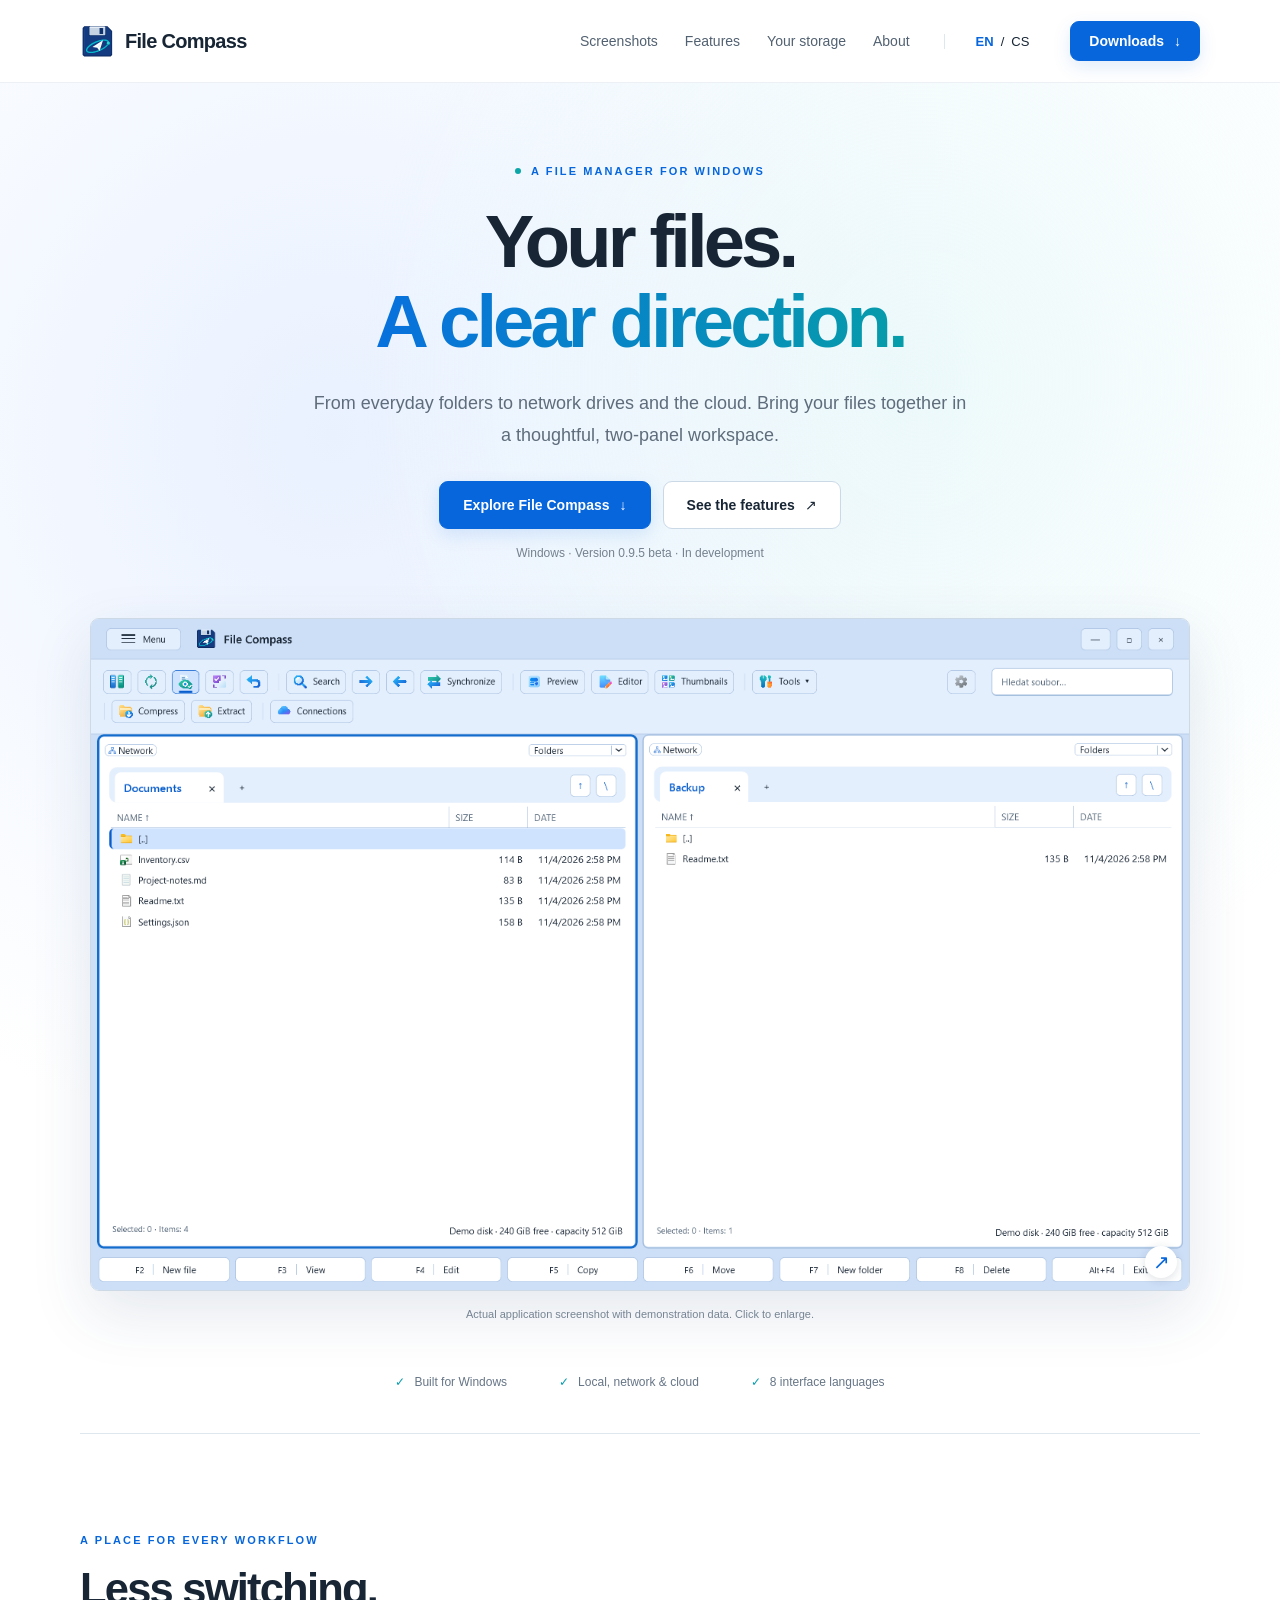
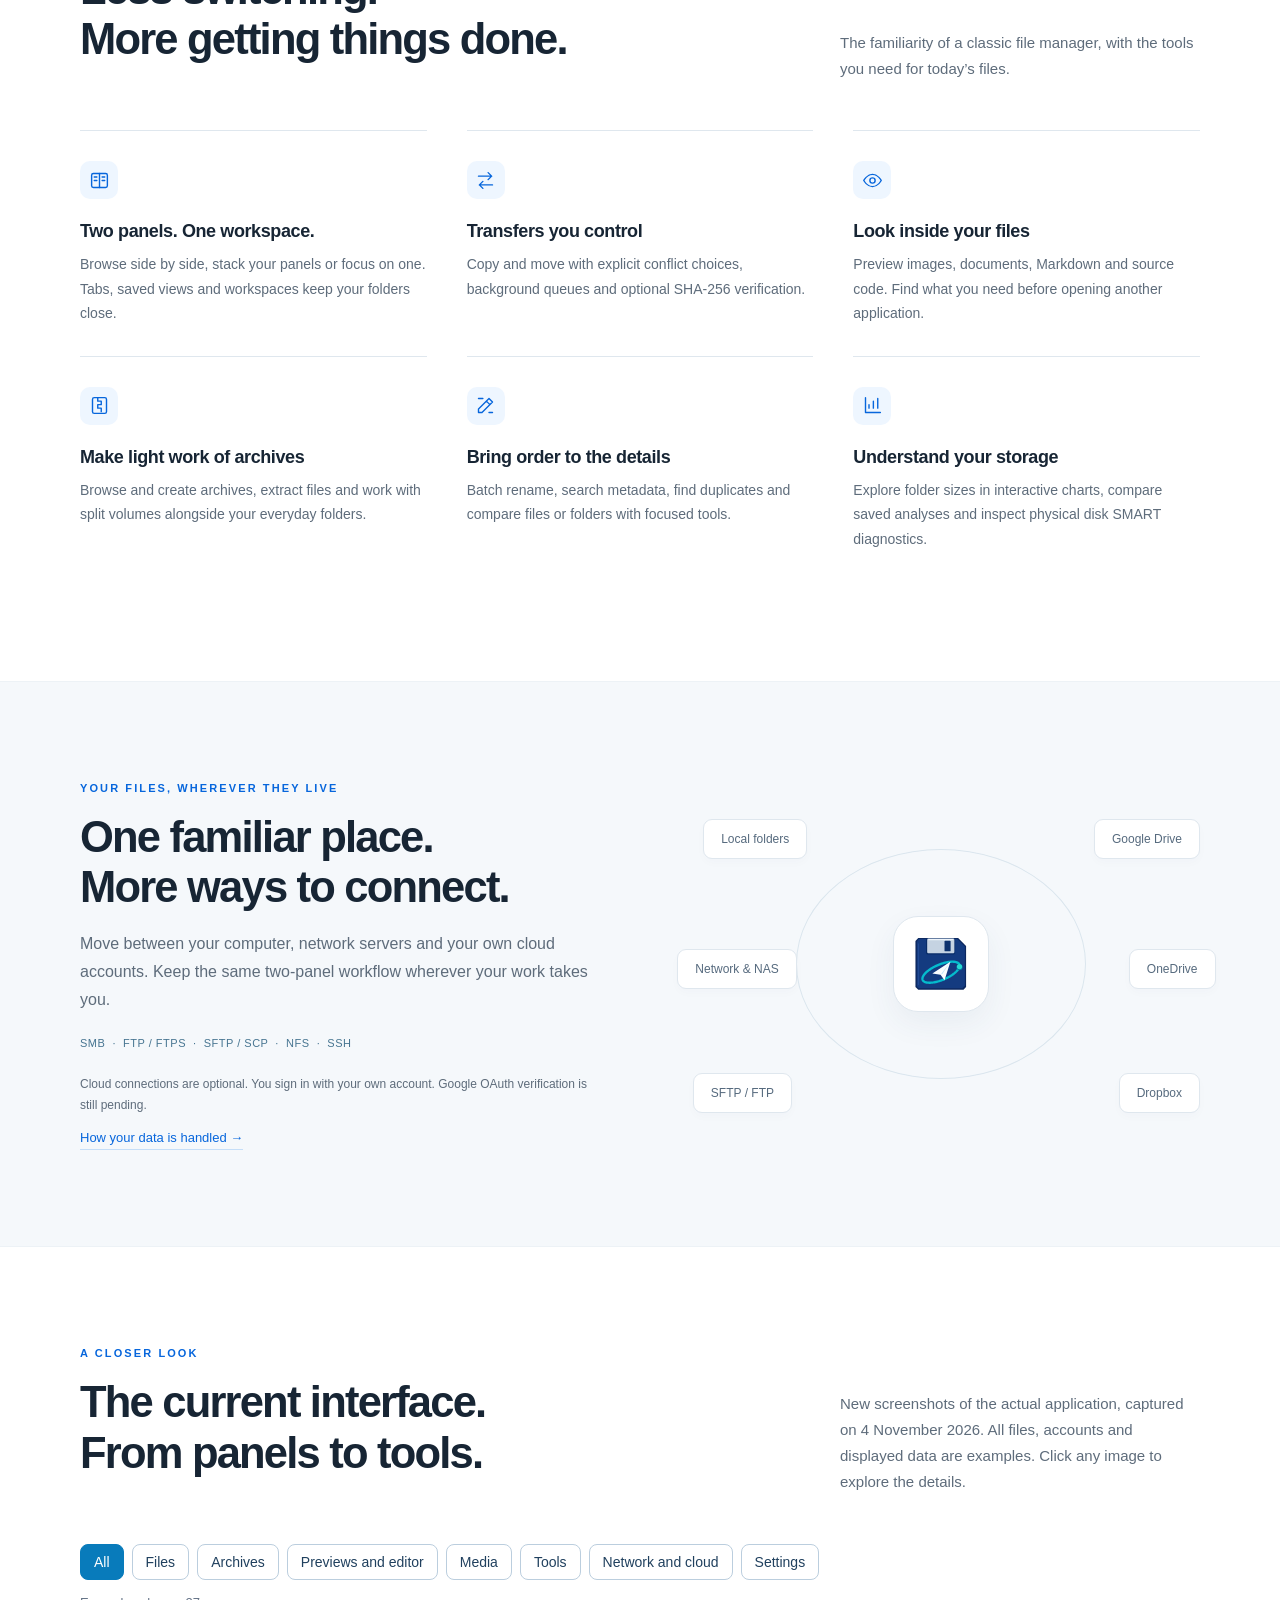
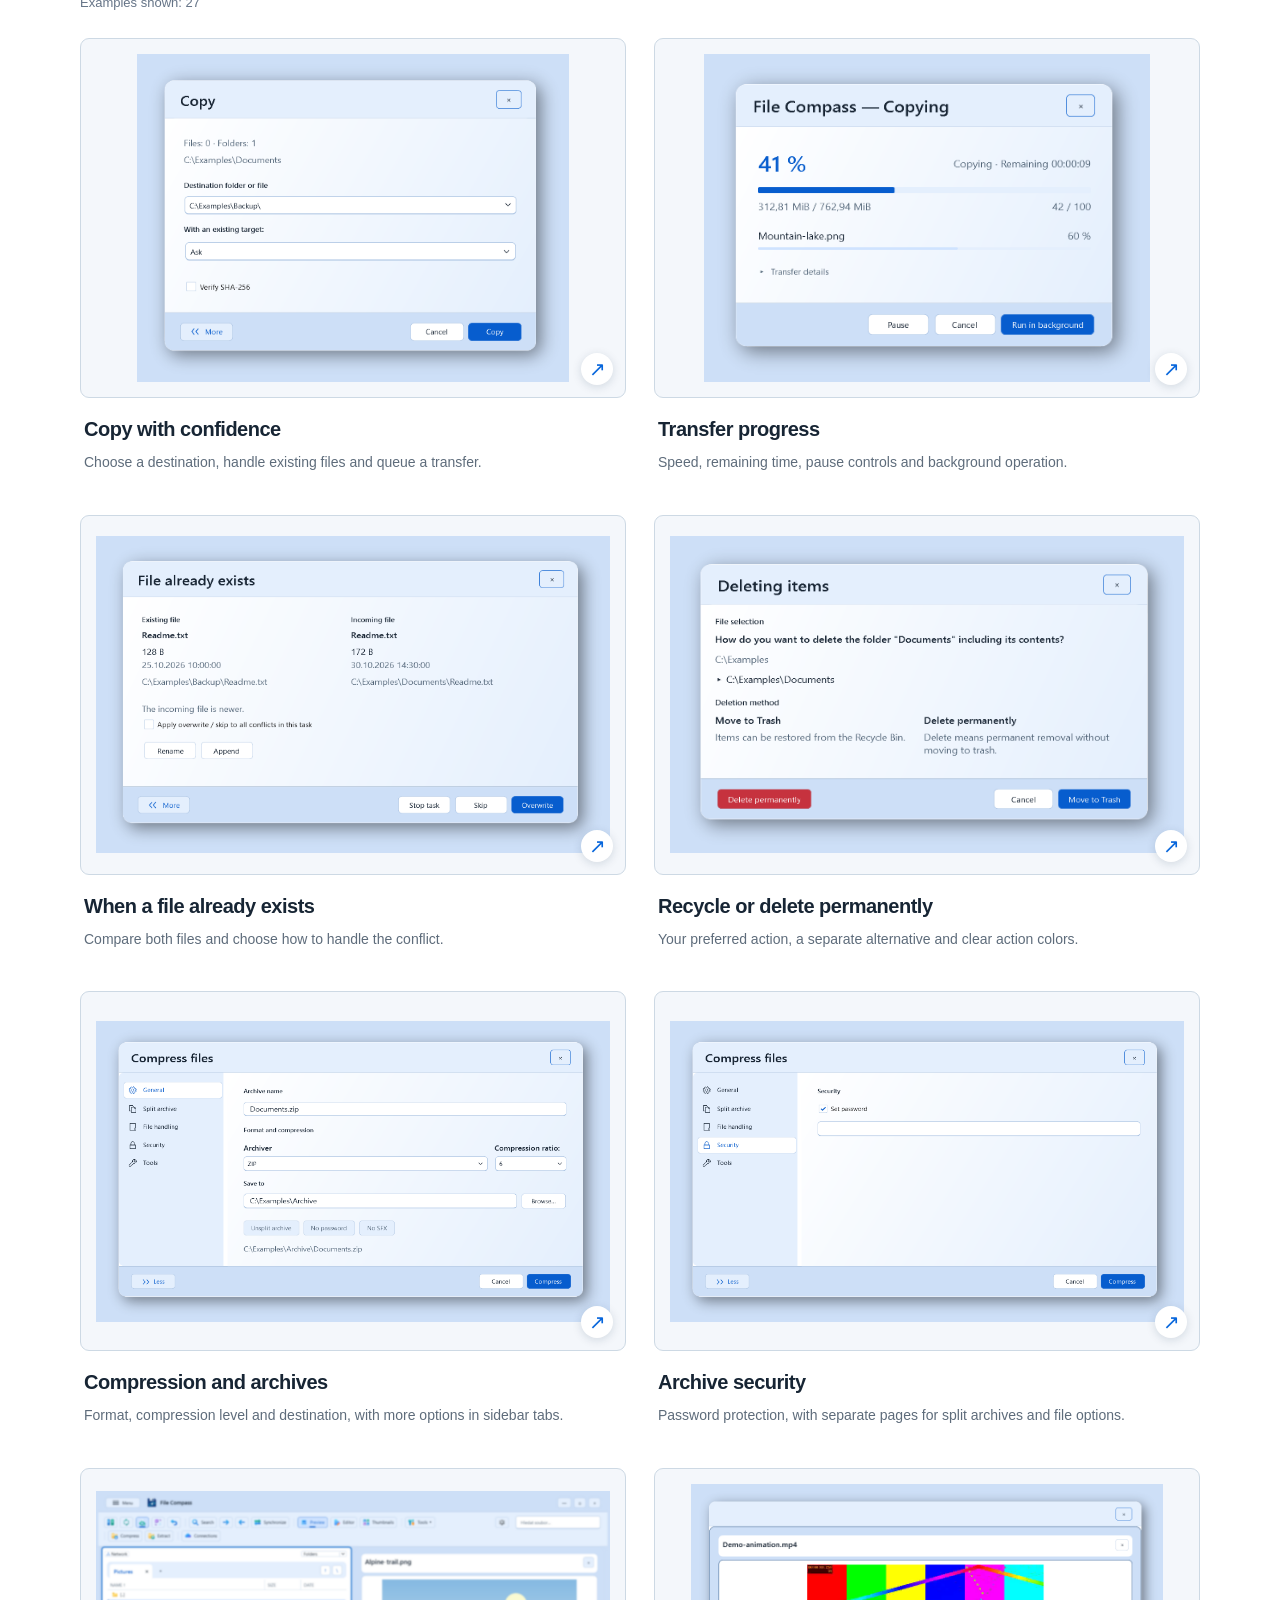
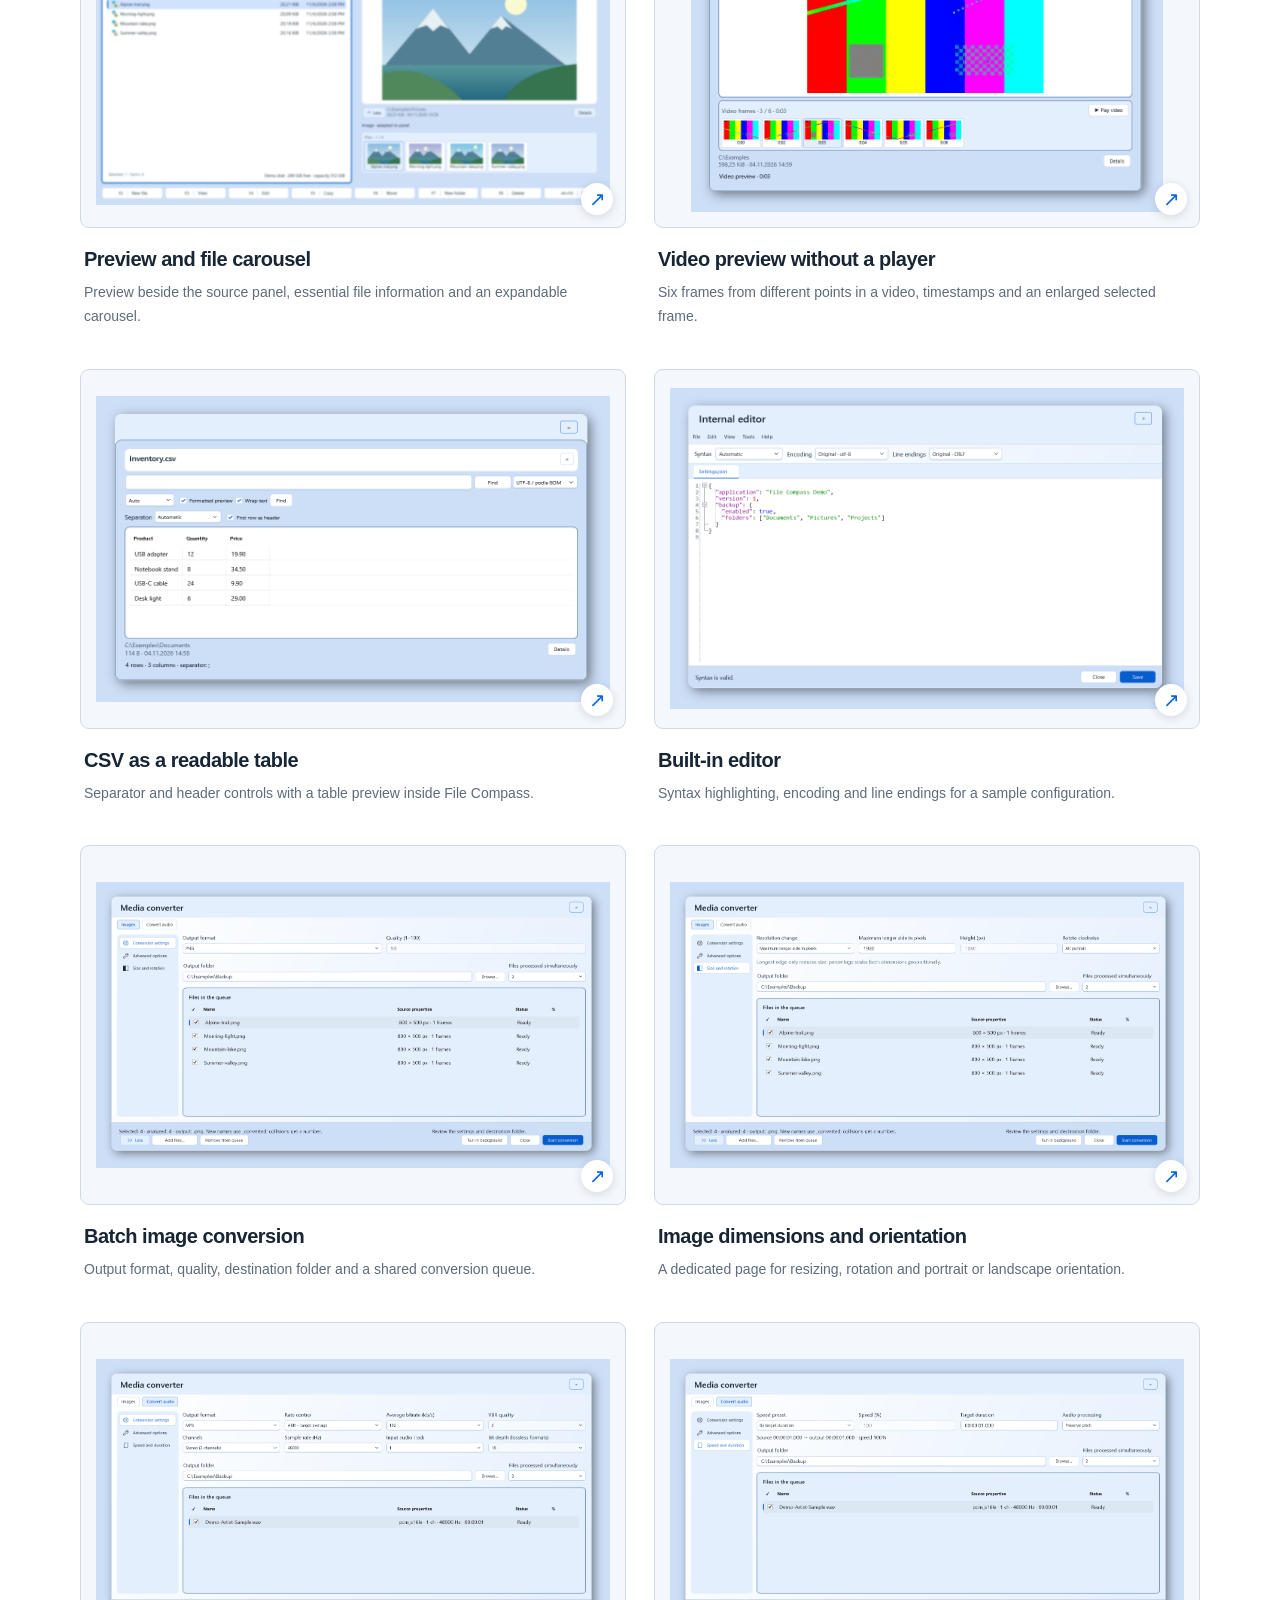
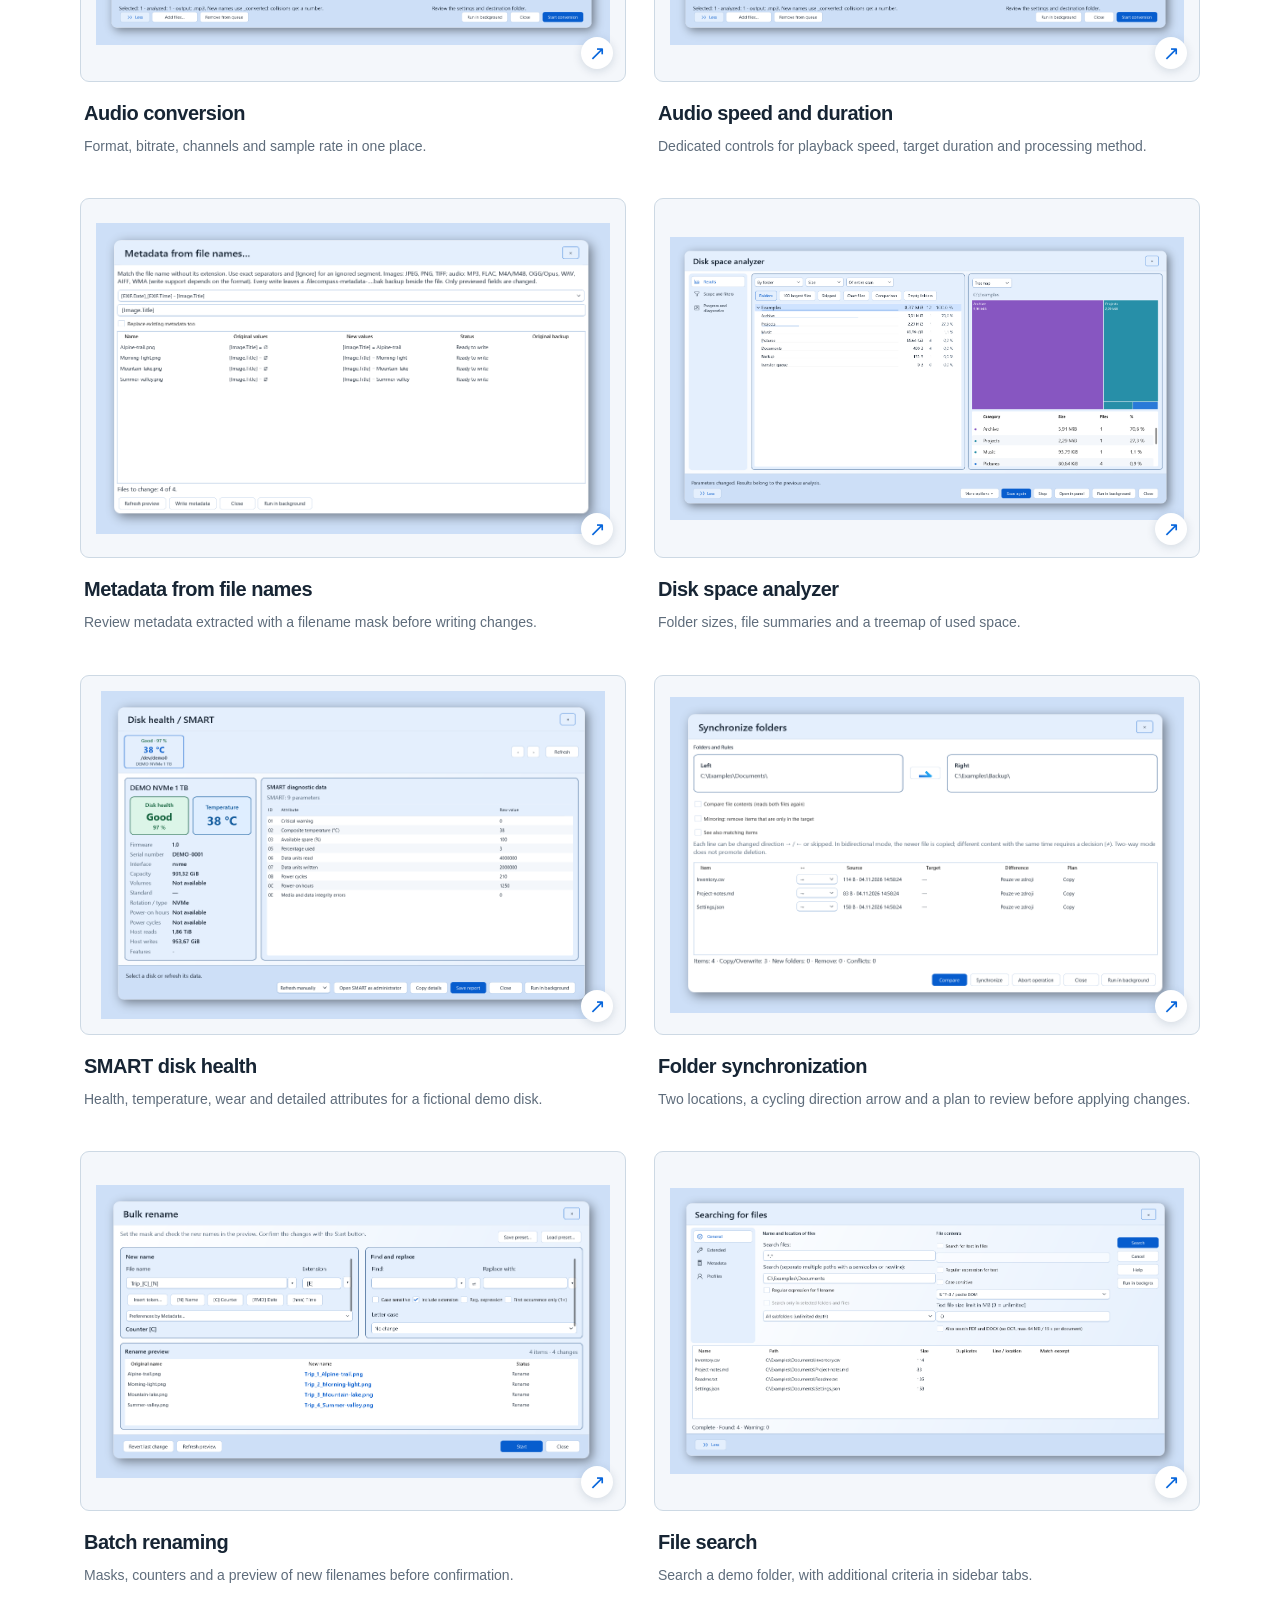
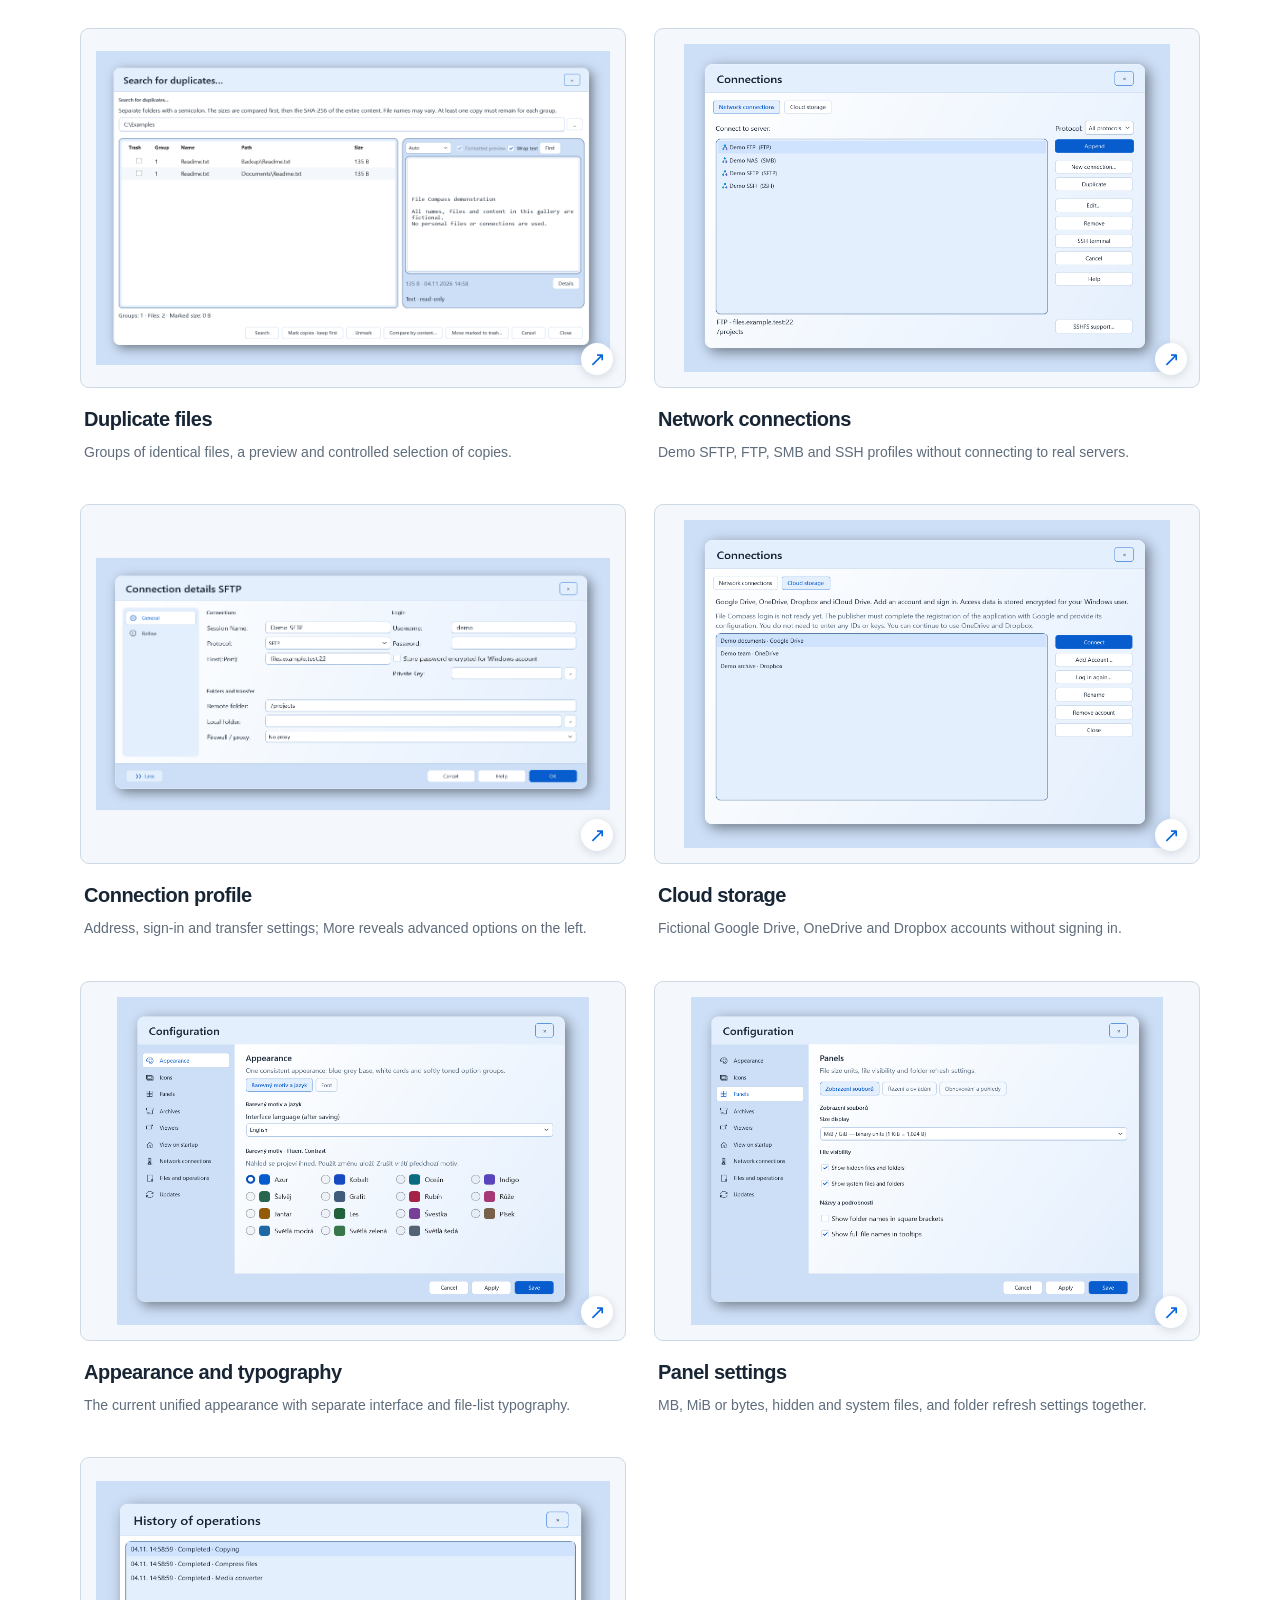
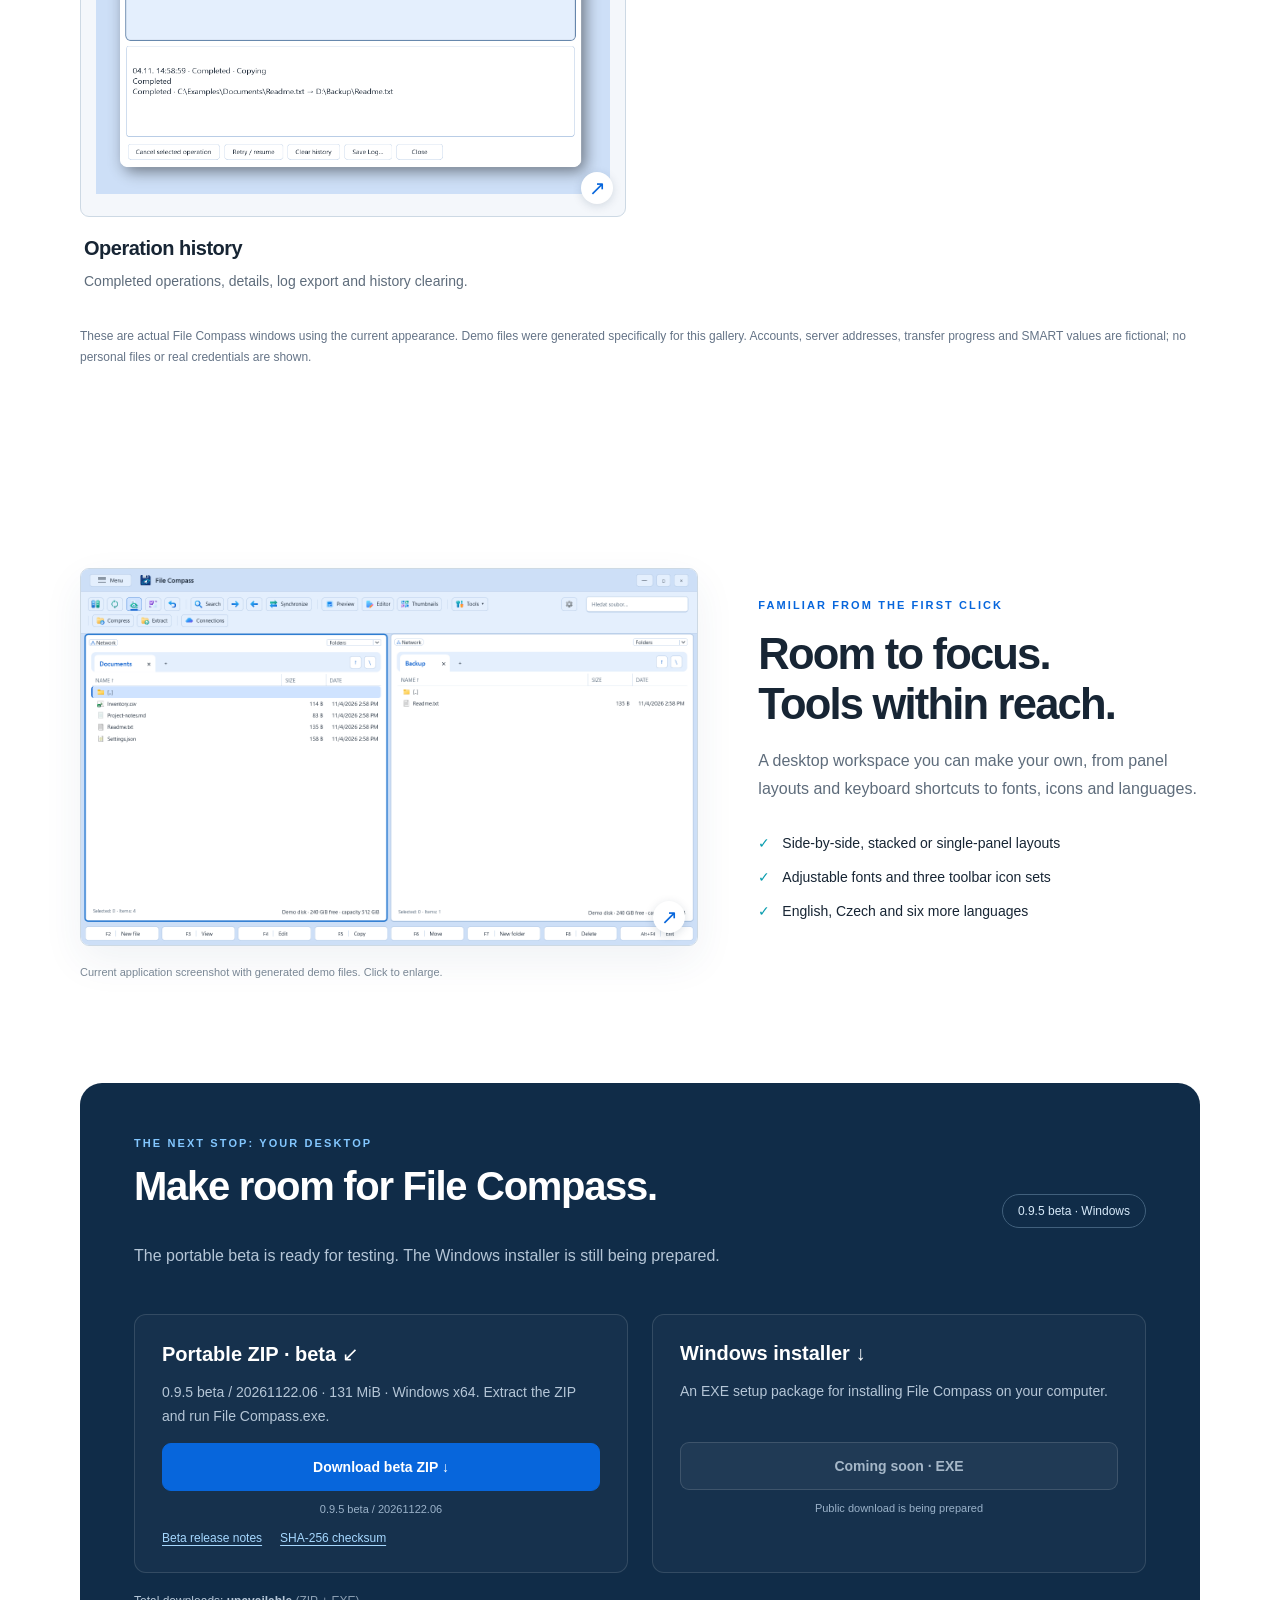
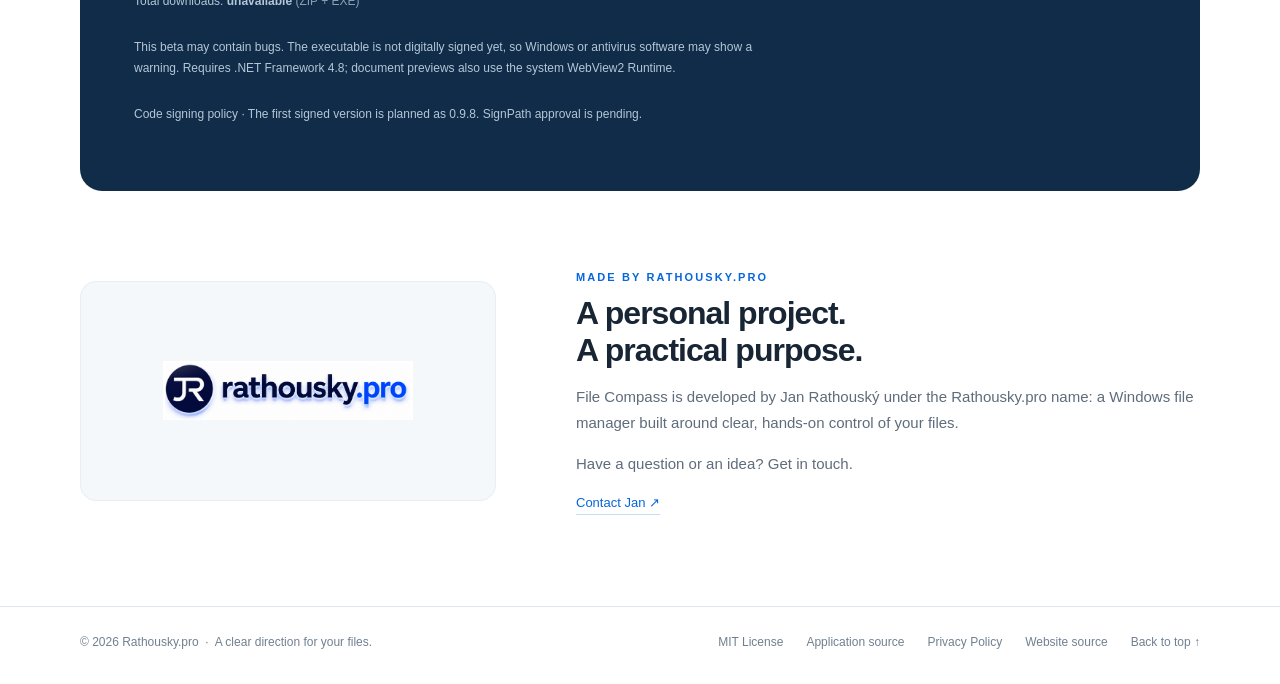
<file: index.html>
<!doctype html>
<html lang="en"><head><meta charset="utf-8"><meta name="viewport" content="width=device-width,initial-scale=1"><meta name="google-site-verification" content="M_DTJXm-xTybHw3VPrfYcktuZWvWkxD3IiZ2wv-HKV4"><title>File Compass — Your files. A clear direction.</title><meta name="description" content="A Windows file manager by Jan Rathouský. Two panels, network and cloud connections, archives, previews and tools to keep your files in order."><meta name="theme-color" content="#ffffff"><meta property="og:type" content="website"><meta property="og:title" content="File Compass — Your files. A clear direction."><meta property="og:description" content="A Windows file manager by Jan Rathouský. Two panels, network and cloud connections, archives, previews and tools to keep your files in order."><link rel="canonical" href="https://rathousky-pro.github.io/file-compass-web/"><link rel="alternate" hreflang="en" href="https://rathousky-pro.github.io/file-compass-web/"><link rel="alternate" hreflang="cs" href="https://rathousky-pro.github.io/file-compass-web/cs.html"><link rel="alternate" hreflang="x-default" href="https://rathousky-pro.github.io/file-compass-web/"><link rel="icon" href="assets/floppy-orbit.svg" type="image/svg+xml"><link rel="stylesheet" href="style.css"><link rel="stylesheet" href="gallery.css"><script defer src="site.js"></script><script defer src="gallery.js"></script></head>
<body id="top"><a class="skip" href="#main">Skip to content</a><header class="header"><nav class="nav wrap" aria-label="Main navigation"><a class="brand" href="index.html" aria-label="File Compass"><img src="assets/floppy-orbit.svg" width="35" height="35" alt="">File Compass</a><div class="navlinks"><a href="#gallery">Screenshots</a><a href="#features">Features</a><a href="#storage">Your storage</a><a href="#about">About</a></div><div class="language"><a href="index.html" lang="en" hreflang="en" aria-current="page">EN</a><span aria-hidden="true">/</span><a href="cs.html" lang="cs" hreflang="cs" >CS</a></div><a class="button primary small" href="#download">Downloads <span aria-hidden="true">↓</span></a></nav></header>
<main id="main"><section class="hero"><div class="wrap"><div class="eyebrow"><span class="dot"></span>A file manager for Windows</div><h1>Your files.<br><span class="gradient">A clear direction.</span></h1><p class="lead">From everyday folders to network drives and the cloud. Bring your files together in a thoughtful, two-panel workspace.</p><div class="actions"><a class="button primary" href="#download">Explore File Compass <span aria-hidden="true">↓</span></a><a class="button" href="#features">See the features <span aria-hidden="true">↗</span></a></div><div class="fine">Windows · Version 0.9.5 beta · In development</div><figure class="app-stage real-app-stage"><a class="screenshot-link" href="assets/screenshots/en-panels.png" data-lightbox aria-label="Enlarge: File Compass — two panels with demonstration files"><img src="assets/screenshots/en-panels.png" width="1440" height="880" fetchpriority="high" decoding="async" alt="File Compass — two panels with demonstration files"><span class="zoom-hint" aria-hidden="true">↗</span></a><figcaption class="caption">Actual application screenshot with demonstration data. Click to enlarge.</figcaption></figure><div class="trustline"><span>Built for Windows</span><span>Local, network & cloud</span><span>8 interface languages</span></div></div></section>
<section class="section wrap" id="features"><div class="section-head"><div><div class="eyebrow">A place for every workflow</div><h2>Less switching.<br>More getting things done.</h2></div><p>The familiarity of a classic file manager, with the tools you need for today’s files.</p></div><div class="feature-grid"><article class="feature"><div class="feature-icon" aria-hidden="true"><svg viewBox="0 0 24 24"><rect x="3" y="4" width="18" height="16" rx="2"/><path d="M12 4v16M6 8h3m6 0h3M6 12h3m6 0h3"/></svg></div><h3>Two panels. One workspace.</h3><p>Browse side by side, stack your panels or focus on one. Tabs, saved views and workspaces keep your folders close.</p></article><article class="feature"><div class="feature-icon" aria-hidden="true"><svg viewBox="0 0 24 24"><path d="M4 7h15m-4-4 4 4-4 4M20 17H5m4-4-4 4 4 4"/></svg></div><h3>Transfers you control</h3><p>Copy and move with explicit conflict choices, background queues and optional SHA-256 verification.</p></article><article class="feature"><div class="feature-icon" aria-hidden="true"><svg viewBox="0 0 24 24"><path d="M2 12s4-7 10-7 10 7 10 7-4 7-10 7S2 12 2 12Z"/><circle cx="12" cy="12" r="3"/></svg></div><h3>Look inside your files</h3><p>Preview images, documents, Markdown and source code. Find what you need before opening another application.</p></article><article class="feature"><div class="feature-icon" aria-hidden="true"><svg viewBox="0 0 24 24"><rect x="4" y="3" width="16" height="18" rx="2"/><path d="M10 3v4h4v4h-4v4h4v4"/></svg></div><h3>Make light work of archives</h3><p>Browse and create archives, extract files and work with split volumes alongside your everyday folders.</p></article><article class="feature"><div class="feature-icon" aria-hidden="true"><svg viewBox="0 0 24 24"><path d="m4 16 12-12 4 4L8 20H4v-4Zm9-9 4 4M4 4h5M16 20h4"/></svg></div><h3>Bring order to the details</h3><p>Batch rename, search metadata, find duplicates and compare files or folders with focused tools.</p></article><article class="feature"><div class="feature-icon" aria-hidden="true"><svg viewBox="0 0 24 24"><path d="M4 3v17h17M8 15v-4m5 4V7m5 8V4"/></svg></div><h3>Understand your storage</h3><p>Explore folder sizes in interactive charts, compare saved analyses and inspect physical disk SMART diagnostics.</p></article></div></section>
<section class="section storage" id="storage"><div class="wrap split"><div><div class="eyebrow">Your files, wherever they live</div><h2>One familiar place.<br>More ways to connect.</h2><p class="section-intro">Move between your computer, network servers and your own cloud accounts. Keep the same two-panel workflow wherever your work takes you.</p><div class="protocols">SMB &nbsp;·&nbsp; FTP / FTPS &nbsp;·&nbsp; SFTP / SCP &nbsp;·&nbsp; NFS &nbsp;·&nbsp; SSH</div><p class="privacy-note">Cloud connections are optional. You sign in with your own account. Google OAuth verification is still pending.</p><a class="text-link" href="privacy.html">How your data is handled →</a></div><div class="storage-diagram"><div class="orbit" aria-hidden="true"></div><div class="hub"><img src="assets/floppy-orbit.svg" width="60" height="60" alt="File Compass"></div><span class="endpoint ep1">Local folders</span><span class="endpoint ep2">Google Drive</span><span class="endpoint ep3">Network & NAS</span><span class="endpoint ep4">OneDrive</span><span class="endpoint ep5">SFTP / FTP</span><span class="endpoint ep6">Dropbox</span></div></div></section>
<section class="section wrap" id="gallery"><div class="section-head"><div><div class="eyebrow">A closer look</div><h2>The current interface.<br>From panels to tools.</h2></div><p>New screenshots of the actual application, captured on 4 November 2026. All files, accounts and displayed data are examples. Click any image to explore the details.</p></div><div class="gallery-filters" hidden role="group" aria-label="Filter features"><button type="button" data-gallery-filter="all" aria-pressed="true">All</button><button type="button" data-gallery-filter="files" aria-pressed="false">Files</button><button type="button" data-gallery-filter="archives" aria-pressed="false">Archives</button><button type="button" data-gallery-filter="previews" aria-pressed="false">Previews and editor</button><button type="button" data-gallery-filter="media" aria-pressed="false">Media</button><button type="button" data-gallery-filter="tools" aria-pressed="false">Tools</button><button type="button" data-gallery-filter="network" aria-pressed="false">Network and cloud</button><button type="button" data-gallery-filter="settings" aria-pressed="false">Settings</button></div><p class="gallery-result" aria-live="polite" data-gallery-count data-label="Examples shown">Examples shown: 27</p><div class="screenshot-grid"><figure class="gallery-card" data-gallery-group="files"><a class="screenshot-link" href="assets/screenshots/en-copy.png" data-lightbox aria-label="Enlarge: Copy with confidence"><img src="assets/screenshots/en-copy.png" width="591" height="448" loading="lazy" decoding="async" alt="Copy with confidence"><span class="zoom-hint" aria-hidden="true">↗</span></a><figcaption><h3>Copy with confidence</h3><p>Choose a destination, handle existing files and queue a transfer.</p></figcaption></figure><figure class="gallery-card" data-gallery-group="files"><a class="screenshot-link" href="assets/screenshots/en-copy-progress.png" data-lightbox aria-label="Enlarge: Transfer progress"><img src="assets/screenshots/en-copy-progress.png" width="520" height="382" loading="lazy" decoding="async" alt="Transfer progress"><span class="zoom-hint" aria-hidden="true">↗</span></a><figcaption><h3>Transfer progress</h3><p>Speed, remaining time, pause controls and background operation.</p></figcaption></figure><figure class="gallery-card" data-gallery-group="files"><a class="screenshot-link" href="assets/screenshots/en-conflict.png" data-lightbox aria-label="Enlarge: When a file already exists"><img src="assets/screenshots/en-conflict.png" width="740" height="456" loading="lazy" decoding="async" alt="When a file already exists"><span class="zoom-hint" aria-hidden="true">↗</span></a><figcaption><h3>When a file already exists</h3><p>Compare both files and choose how to handle the conflict.</p></figcaption></figure><figure class="gallery-card" data-gallery-group="files"><a class="screenshot-link" href="assets/screenshots/en-delete.png" data-lightbox aria-label="Enlarge: Recycle or delete permanently"><img src="assets/screenshots/en-delete.png" width="640" height="395" loading="lazy" decoding="async" alt="Recycle or delete permanently"><span class="zoom-hint" aria-hidden="true">↗</span></a><figcaption><h3>Recycle or delete permanently</h3><p>Your preferred action, a separate alternative and clear action colors.</p></figcaption></figure><figure class="gallery-card" data-gallery-group="archives"><a class="screenshot-link" href="assets/screenshots/en-compression.png" data-lightbox aria-label="Enlarge: Compression and archives"><img src="assets/screenshots/en-compression.png" width="895" height="525" loading="lazy" decoding="async" alt="Compression and archives"><span class="zoom-hint" aria-hidden="true">↗</span></a><figcaption><h3>Compression and archives</h3><p>Format, compression level and destination, with more options in sidebar tabs.</p></figcaption></figure><figure class="gallery-card" data-gallery-group="archives"><a class="screenshot-link" href="assets/screenshots/en-compression-security.png" data-lightbox aria-label="Enlarge: Archive security"><img src="assets/screenshots/en-compression-security.png" width="895" height="525" loading="lazy" decoding="async" alt="Archive security"><span class="zoom-hint" aria-hidden="true">↗</span></a><figcaption><h3>Archive security</h3><p>Password protection, with separate pages for split archives and file options.</p></figcaption></figure><figure class="gallery-card" data-gallery-group="previews"><a class="screenshot-link" href="assets/screenshots/en-preview.png" data-lightbox aria-label="Enlarge: Preview and file carousel"><img src="assets/screenshots/en-preview.png" width="1440" height="880" loading="lazy" decoding="async" alt="Preview and file carousel"><span class="zoom-hint" aria-hidden="true">↗</span></a><figcaption><h3>Preview and file carousel</h3><p>Preview beside the source panel, essential file information and an expandable carousel.</p></figcaption></figure><figure class="gallery-card" data-gallery-group="previews"><a class="screenshot-link" href="assets/screenshots/en-video-preview.png" data-lightbox aria-label="Enlarge: Video preview without a player"><img src="assets/screenshots/en-video-preview.png" width="1048" height="728" loading="lazy" decoding="async" alt="Video preview without a player"><span class="zoom-hint" aria-hidden="true">↗</span></a><figcaption><h3>Video preview without a player</h3><p>Six frames from different points in a video, timestamps and an enlarged selected frame.</p></figcaption></figure><figure class="gallery-card" data-gallery-group="previews"><a class="screenshot-link" href="assets/screenshots/en-csv.png" data-lightbox aria-label="Enlarge: CSV as a readable table"><img src="assets/screenshots/en-csv.png" width="1088" height="648" loading="lazy" decoding="async" alt="CSV as a readable table"><span class="zoom-hint" aria-hidden="true">↗</span></a><figcaption><h3>CSV as a readable table</h3><p>Separator and header controls with a table preview inside File Compass.</p></figcaption></figure><figure class="gallery-card" data-gallery-group="previews"><a class="screenshot-link" href="assets/screenshots/en-editor.png" data-lightbox aria-label="Enlarge: Built-in editor"><img src="assets/screenshots/en-editor.png" width="1120" height="700" loading="lazy" decoding="async" alt="Built-in editor"><span class="zoom-hint" aria-hidden="true">↗</span></a><figcaption><h3>Built-in editor</h3><p>Syntax highlighting, encoding and line endings for a sample configuration.</p></figcaption></figure><figure class="gallery-card" data-gallery-group="media"><a class="screenshot-link" href="assets/screenshots/en-images.png" data-lightbox aria-label="Enlarge: Batch image conversion"><img src="assets/screenshots/en-images.png" width="1365" height="760" loading="lazy" decoding="async" alt="Batch image conversion"><span class="zoom-hint" aria-hidden="true">↗</span></a><figcaption><h3>Batch image conversion</h3><p>Output format, quality, destination folder and a shared conversion queue.</p></figcaption></figure><figure class="gallery-card" data-gallery-group="media"><a class="screenshot-link" href="assets/screenshots/en-image-geometry.png" data-lightbox aria-label="Enlarge: Image dimensions and orientation"><img src="assets/screenshots/en-image-geometry.png" width="1365" height="760" loading="lazy" decoding="async" alt="Image dimensions and orientation"><span class="zoom-hint" aria-hidden="true">↗</span></a><figcaption><h3>Image dimensions and orientation</h3><p>A dedicated page for resizing, rotation and portrait or landscape orientation.</p></figcaption></figure><figure class="gallery-card" data-gallery-group="media"><a class="screenshot-link" href="assets/screenshots/en-audio.png" data-lightbox aria-label="Enlarge: Audio conversion"><img src="assets/screenshots/en-audio.png" width="1365" height="760" loading="lazy" decoding="async" alt="Audio conversion"><span class="zoom-hint" aria-hidden="true">↗</span></a><figcaption><h3>Audio conversion</h3><p>Format, bitrate, channels and sample rate in one place.</p></figcaption></figure><figure class="gallery-card" data-gallery-group="media"><a class="screenshot-link" href="assets/screenshots/en-audio-speed.png" data-lightbox aria-label="Enlarge: Audio speed and duration"><img src="assets/screenshots/en-audio-speed.png" width="1365" height="760" loading="lazy" decoding="async" alt="Audio speed and duration"><span class="zoom-hint" aria-hidden="true">↗</span></a><figcaption><h3>Audio speed and duration</h3><p>Dedicated controls for playback speed, target duration and processing method.</p></figcaption></figure><figure class="gallery-card" data-gallery-group="media"><a class="screenshot-link" href="assets/screenshots/en-metadata.png" data-lightbox aria-label="Enlarge: Metadata from file names"><img src="assets/screenshots/en-metadata.png" width="1140" height="691" loading="lazy" decoding="async" alt="Metadata from file names"><span class="zoom-hint" aria-hidden="true">↗</span></a><figcaption><h3>Metadata from file names</h3><p>Review metadata extracted with a filename mask before writing changes.</p></figcaption></figure><figure class="gallery-card" data-gallery-group="tools"><a class="screenshot-link" href="assets/screenshots/en-analyzer.png" data-lightbox aria-label="Enlarge: Disk space analyzer"><img src="assets/screenshots/en-analyzer.png" width="1435" height="791" loading="lazy" decoding="async" alt="Disk space analyzer"><span class="zoom-hint" aria-hidden="true">↗</span></a><figcaption><h3>Disk space analyzer</h3><p>Folder sizes, file summaries and a treemap of used space.</p></figcaption></figure><figure class="gallery-card" data-gallery-group="tools"><a class="screenshot-link" href="assets/screenshots/en-smart.png" data-lightbox aria-label="Enlarge: SMART disk health"><img src="assets/screenshots/en-smart.png" width="1200" height="780" loading="lazy" decoding="async" alt="SMART disk health"><span class="zoom-hint" aria-hidden="true">↗</span></a><figcaption><h3>SMART disk health</h3><p>Health, temperature, wear and detailed attributes for a fictional demo disk.</p></figcaption></figure><figure class="gallery-card" data-gallery-group="tools"><a class="screenshot-link" href="assets/screenshots/en-sync.png" data-lightbox aria-label="Enlarge: Folder synchronization"><img src="assets/screenshots/en-sync.png" width="1140" height="700" loading="lazy" decoding="async" alt="Folder synchronization"><span class="zoom-hint" aria-hidden="true">↗</span></a><figcaption><h3>Folder synchronization</h3><p>Two locations, a cycling direction arrow and a plan to review before applying changes.</p></figcaption></figure><figure class="gallery-card" data-gallery-group="tools"><a class="screenshot-link" href="assets/screenshots/en-rename.png" data-lightbox aria-label="Enlarge: Batch renaming"><img src="assets/screenshots/en-rename.png" width="1191" height="680" loading="lazy" decoding="async" alt="Batch renaming"><span class="zoom-hint" aria-hidden="true">↗</span></a><figcaption><h3>Batch renaming</h3><p>Masks, counters and a preview of new filenames before confirmation.</p></figcaption></figure><figure class="gallery-card" data-gallery-group="tools"><a class="screenshot-link" href="assets/screenshots/en-search.png" data-lightbox aria-label="Enlarge: File search"><img src="assets/screenshots/en-search.png" width="1295" height="720" loading="lazy" decoding="async" alt="File search"><span class="zoom-hint" aria-hidden="true">↗</span></a><figcaption><h3>File search</h3><p>Search a demo folder, with additional criteria in sidebar tabs.</p></figcaption></figure><figure class="gallery-card" data-gallery-group="tools"><a class="screenshot-link" href="assets/screenshots/en-duplicates.png" data-lightbox aria-label="Enlarge: Duplicate files"><img src="assets/screenshots/en-duplicates.png" width="1180" height="720" loading="lazy" decoding="async" alt="Duplicate files"><span class="zoom-hint" aria-hidden="true">↗</span></a><figcaption><h3>Duplicate files</h3><p>Groups of identical files, a preview and controlled selection of copies.</p></figcaption></figure><figure class="gallery-card" data-gallery-group="network"><a class="screenshot-link" href="assets/screenshots/en-connections.png" data-lightbox aria-label="Enlarge: Network connections"><img src="assets/screenshots/en-connections.png" width="920" height="620" loading="lazy" decoding="async" alt="Network connections"><span class="zoom-hint" aria-hidden="true">↗</span></a><figcaption><h3>Network connections</h3><p>Demo SFTP, FTP, SMB and SSH profiles without connecting to real servers.</p></figcaption></figure><figure class="gallery-card" data-gallery-group="network"><a class="screenshot-link" href="assets/screenshots/en-connection-profile.png" data-lightbox aria-label="Enlarge: Connection profile"><img src="assets/screenshots/en-connection-profile.png" width="1075" height="527" loading="lazy" decoding="async" alt="Connection profile"><span class="zoom-hint" aria-hidden="true">↗</span></a><figcaption><h3>Connection profile</h3><p>Address, sign-in and transfer settings; More reveals advanced options on the left.</p></figcaption></figure><figure class="gallery-card" data-gallery-group="network"><a class="screenshot-link" href="assets/screenshots/en-cloud.png" data-lightbox aria-label="Enlarge: Cloud storage"><img src="assets/screenshots/en-cloud.png" width="920" height="620" loading="lazy" decoding="async" alt="Cloud storage"><span class="zoom-hint" aria-hidden="true">↗</span></a><figcaption><h3>Cloud storage</h3><p>Fictional Google Drive, OneDrive and Dropbox accounts without signing in.</p></figcaption></figure><figure class="gallery-card" data-gallery-group="settings"><a class="screenshot-link" href="assets/screenshots/en-settings.png" data-lightbox aria-label="Enlarge: Appearance and typography"><img src="assets/screenshots/en-settings.png" width="920" height="640" loading="lazy" decoding="async" alt="Appearance and typography"><span class="zoom-hint" aria-hidden="true">↗</span></a><figcaption><h3>Appearance and typography</h3><p>The current unified appearance with separate interface and file-list typography.</p></figcaption></figure><figure class="gallery-card" data-gallery-group="settings"><a class="screenshot-link" href="assets/screenshots/en-panel-settings.png" data-lightbox aria-label="Enlarge: Panel settings"><img src="assets/screenshots/en-panel-settings.png" width="920" height="640" loading="lazy" decoding="async" alt="Panel settings"><span class="zoom-hint" aria-hidden="true">↗</span></a><figcaption><h3>Panel settings</h3><p>MB, MiB or bytes, hidden and system files, and folder refresh settings together.</p></figcaption></figure><figure class="gallery-card" data-gallery-group="files"><a class="screenshot-link" href="assets/screenshots/en-history.png" data-lightbox aria-label="Enlarge: Operation history"><img src="assets/screenshots/en-history.png" width="840" height="511" loading="lazy" decoding="async" alt="Operation history"><span class="zoom-hint" aria-hidden="true">↗</span></a><figcaption><h3>Operation history</h3><p>Completed operations, details, log export and history clearing.</p></figcaption></figure></div><p class="gallery-note">These are actual File Compass windows using the current appearance. Demo files were generated specifically for this gallery. Accounts, server addresses, transfer progress and SMART values are fictional; no personal files or real credentials are shown.</p></section><dialog class="image-dialog" aria-label="Enlarged application screenshot"><form method="dialog"><button class="button" aria-label="Close preview">Close ×</button></form><img alt=""><p></p></dialog>
<section class="section wrap showcase"><div class="screenshot-block"><a class="screenshot-link" href="assets/screenshots/en-panels.png" data-lightbox aria-label="Enlarge: File Compass with two file panels, toolbar and keyboard shortcuts, using demonstration files."><img src="assets/screenshots/en-panels.png" width="1440" height="880" loading="lazy" decoding="async" alt="File Compass with two file panels, toolbar and keyboard shortcuts, using demonstration files."><span class="zoom-hint" aria-hidden="true">↗</span></a><p class="caption">Current application screenshot with generated demo files. Click to enlarge.</p></div><div><div class="eyebrow">Familiar from the first click</div><h2>Room to focus.<br>Tools within reach.</h2><p>A desktop workspace you can make your own, from panel layouts and keyboard shortcuts to fonts, icons and languages.</p><ul class="checklist"><li>Side-by-side, stacked or single-panel layouts</li><li>Adjustable fonts and three toolbar icon sets</li><li>English, Czech and six more languages</li></ul></div></section>
<section class="wrap" id="download"><div class="download"><div class="download-top"><div><div class="eyebrow">The next stop: your desktop</div><h2>Make room for File Compass.</h2><p>The portable beta is ready for testing. The Windows installer is still being prepared.</p></div><span class="release-badge">0.9.5 beta · Windows</span></div><div class="download-options"><article class="download-option"><h3>Portable ZIP · beta <span aria-hidden="true">↙</span></h3><p>0.9.5 beta / 20261122.06 · 131 MiB · Windows x64. Extract the ZIP and run File Compass.exe.</p><a class="button primary" data-download="zip" href="https://github.com/rathousky-pro/file-compass-web/releases/download/v0.9.5-beta-build.20261122.06/FileCompass-win-x64.zip">Download beta ZIP ↓</a><span class="availability" data-status="zip">0.9.5 beta / 20261122.06</span><div class="release-links"><a href="https://github.com/rathousky-pro/file-compass-web/releases/tag/v0.9.5-beta-build.20261122.06">Beta release notes</a><a href="https://github.com/rathousky-pro/file-compass-web/releases/download/v0.9.5-beta-build.20261122.06/FileCompass-win-x64.zip.sha256">SHA-256 checksum</a></div></article><article class="download-option"><h3>Windows installer <span aria-hidden="true">↓</span></h3><p>An EXE setup package for installing File Compass on your computer.</p><button class="button" disabled data-download="exe">Coming soon · EXE</button><span class="availability" data-status="exe">Public download is being prepared</span></article></div><p class="download-count" data-download-count aria-live="polite">Total downloads: <span data-download-total>…</span> <span class="download-count-formats">(ZIP + EXE)</span></p><p class="privacy-note">This beta may contain bugs. The executable is not digitally signed yet, so Windows or antivirus software may show a warning. Requires .NET Framework 4.8; document previews also use the system WebView2 Runtime.</p><p class="privacy-note"><a href="https://github.com/rathousky-pro/file-compass/blob/main/docs/CODE-SIGNING.md">Code signing policy</a> · The first signed version is planned as 0.9.8. SignPath approval is pending.</p></div></section>
<section class="wrap author" id="about"><div class="author-mark"><img src="assets/rathousky-pro.png" alt="Rathousky.pro" loading="lazy"></div><div><div class="eyebrow">Made by Rathousky.pro</div><h2>A personal project.<br>A practical purpose.</h2><p>File Compass is developed by Jan Rathouský under the Rathousky.pro name: a Windows file manager built around clear, hands-on control of your files.</p><p>Have a question or an idea? Get in touch.</p><a class="text-link" href="mailto:developer@rathousky.pro">Contact Jan ↗</a></div></section></main>
<footer class="footer"><div class="wrap"><span>© 2026 Rathousky.pro &nbsp;·&nbsp; A clear direction for your files.</span><div class="footer-links"><a href="https://github.com/rathousky-pro/file-compass/blob/main/LICENSE">MIT License</a><a href="https://github.com/rathousky-pro/file-compass">Application source</a><a href="privacy.html">Privacy Policy</a><a href="https://github.com/rathousky-pro/file-compass-web">Website source</a><a href="#top">Back to top ↑</a></div></div></footer></body></html>
</file>
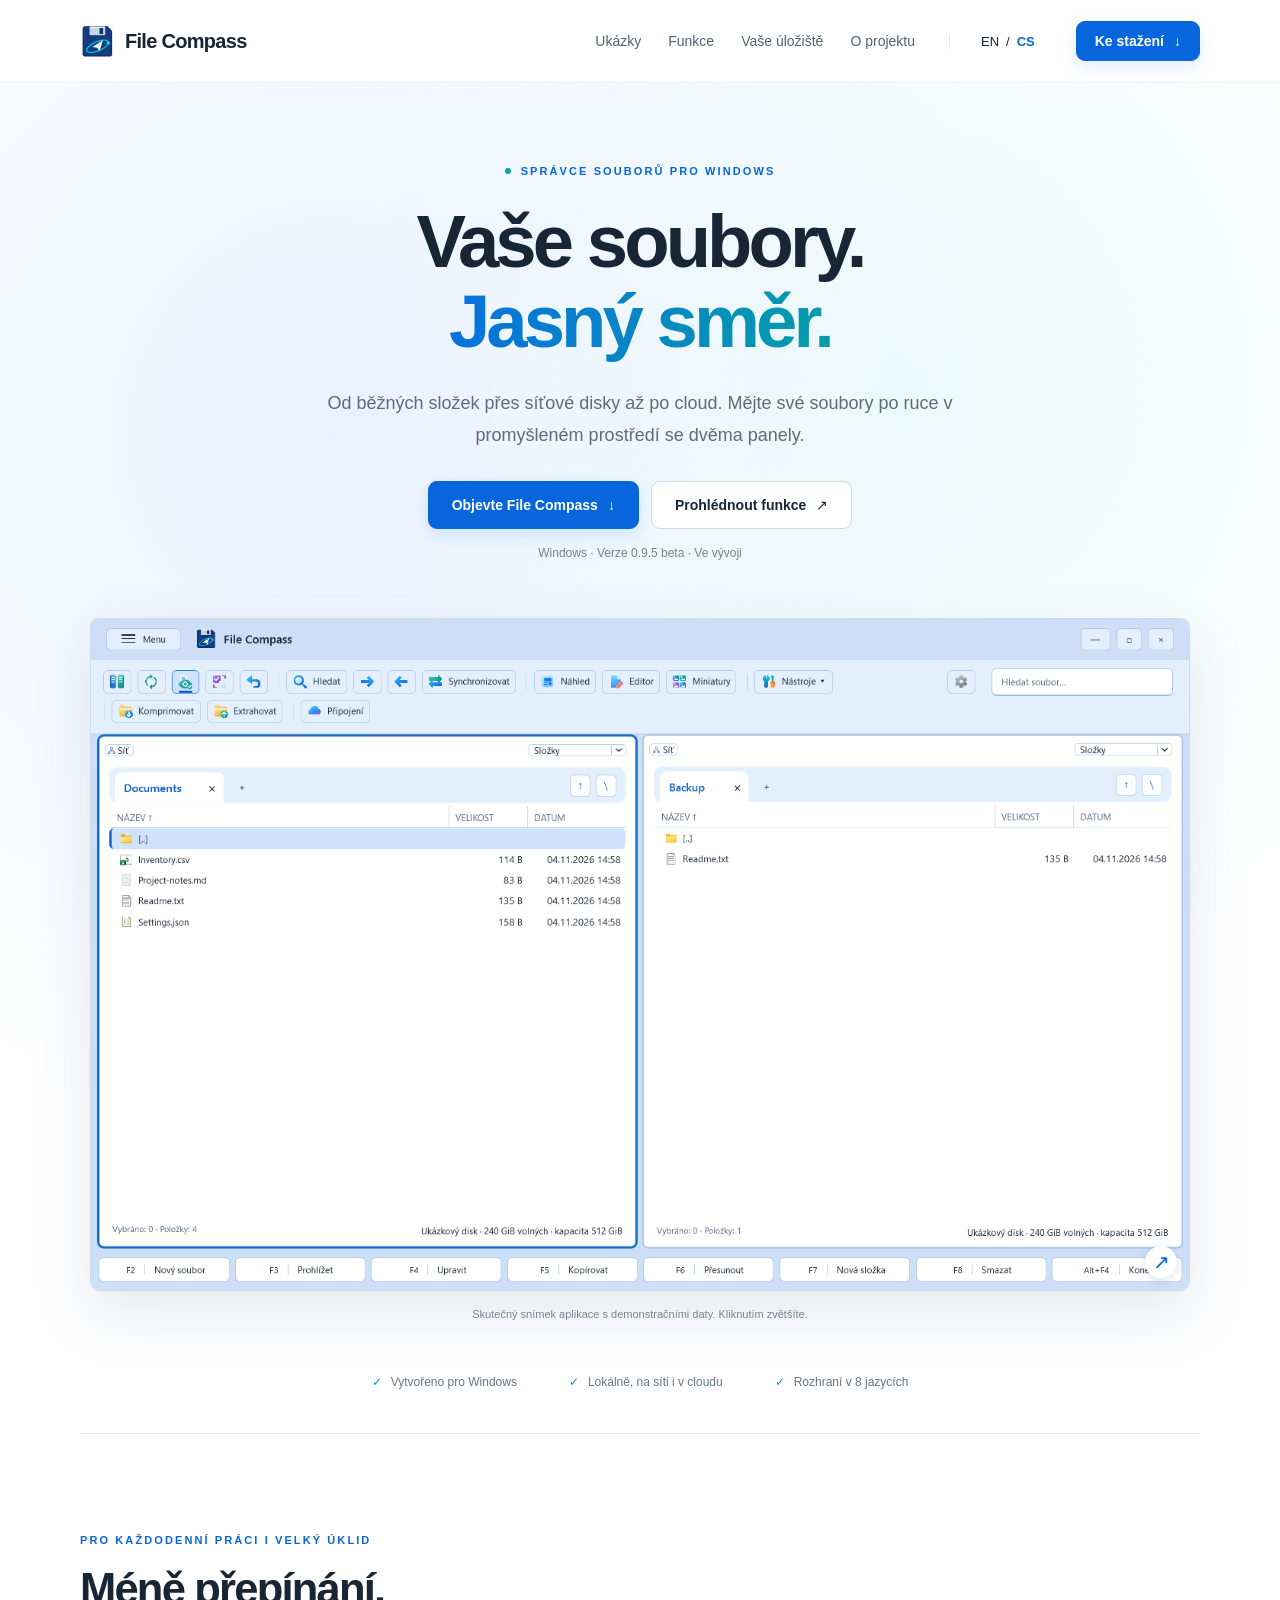
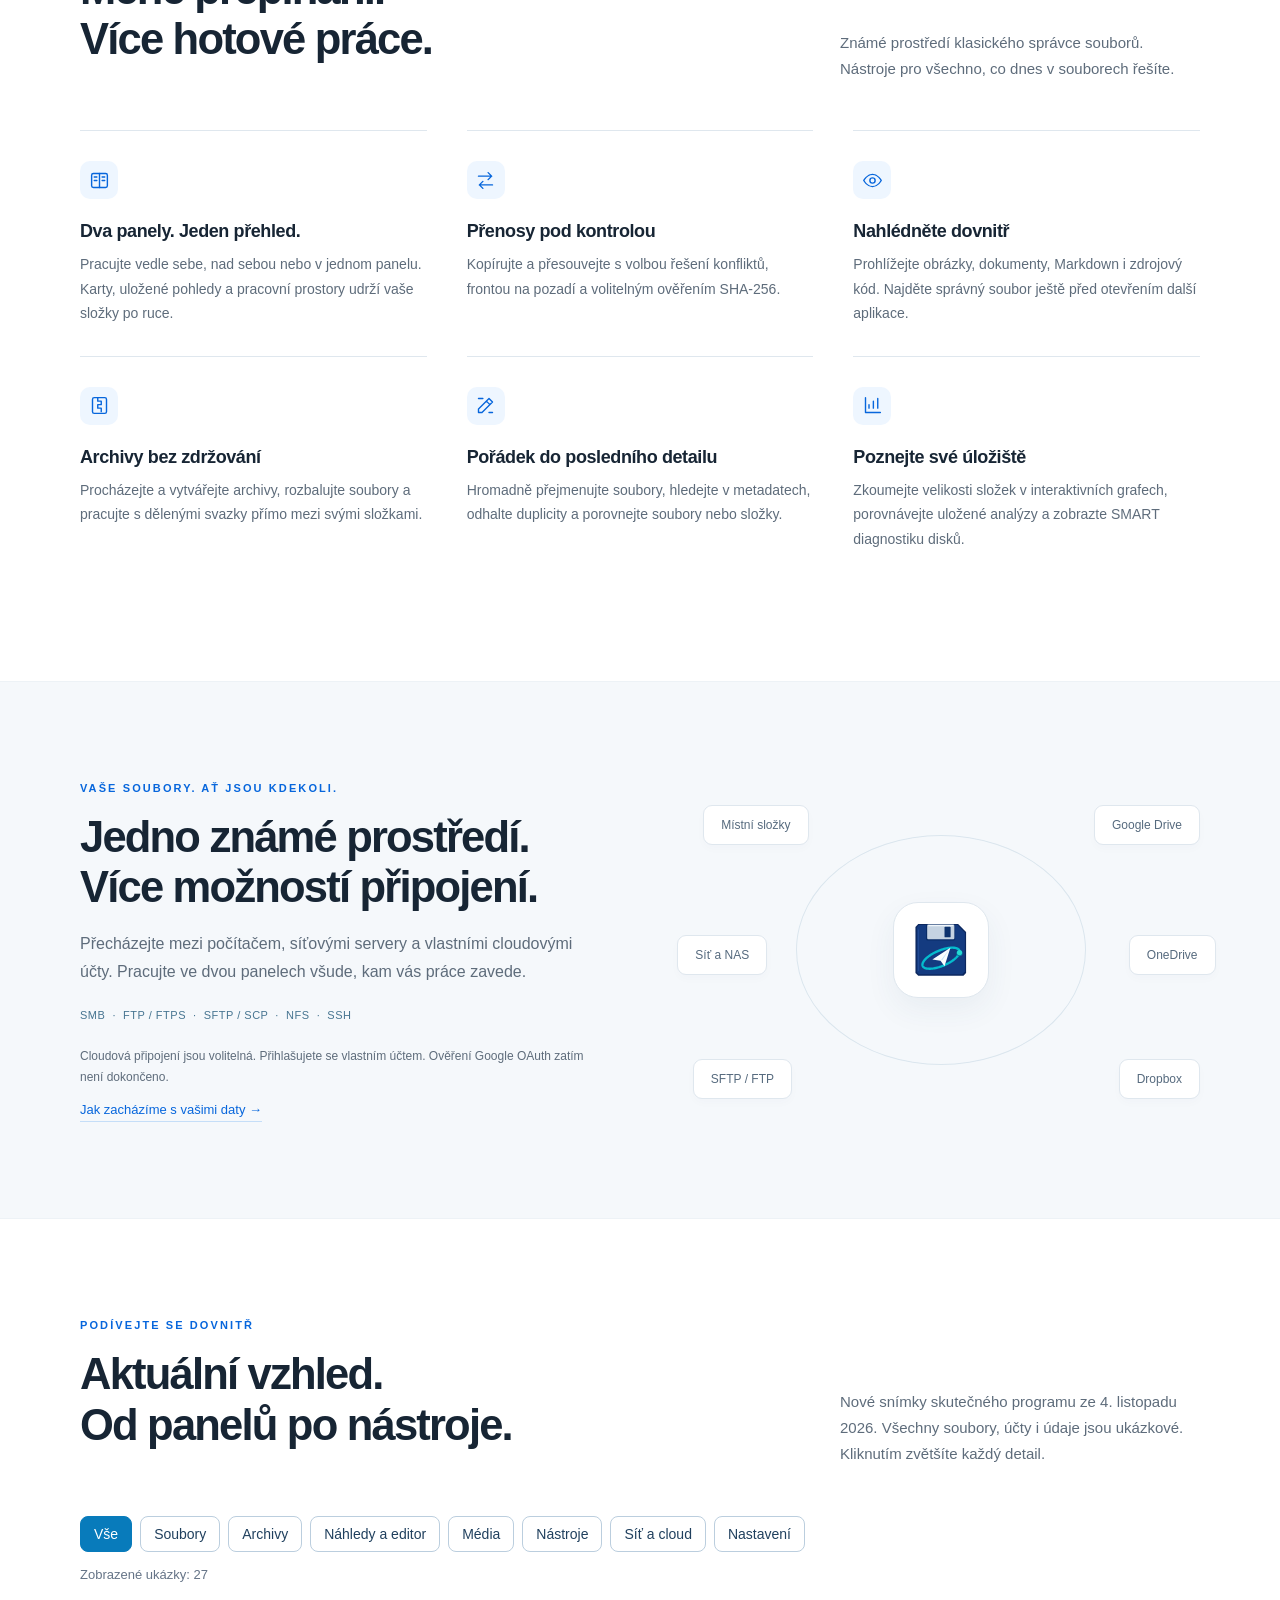
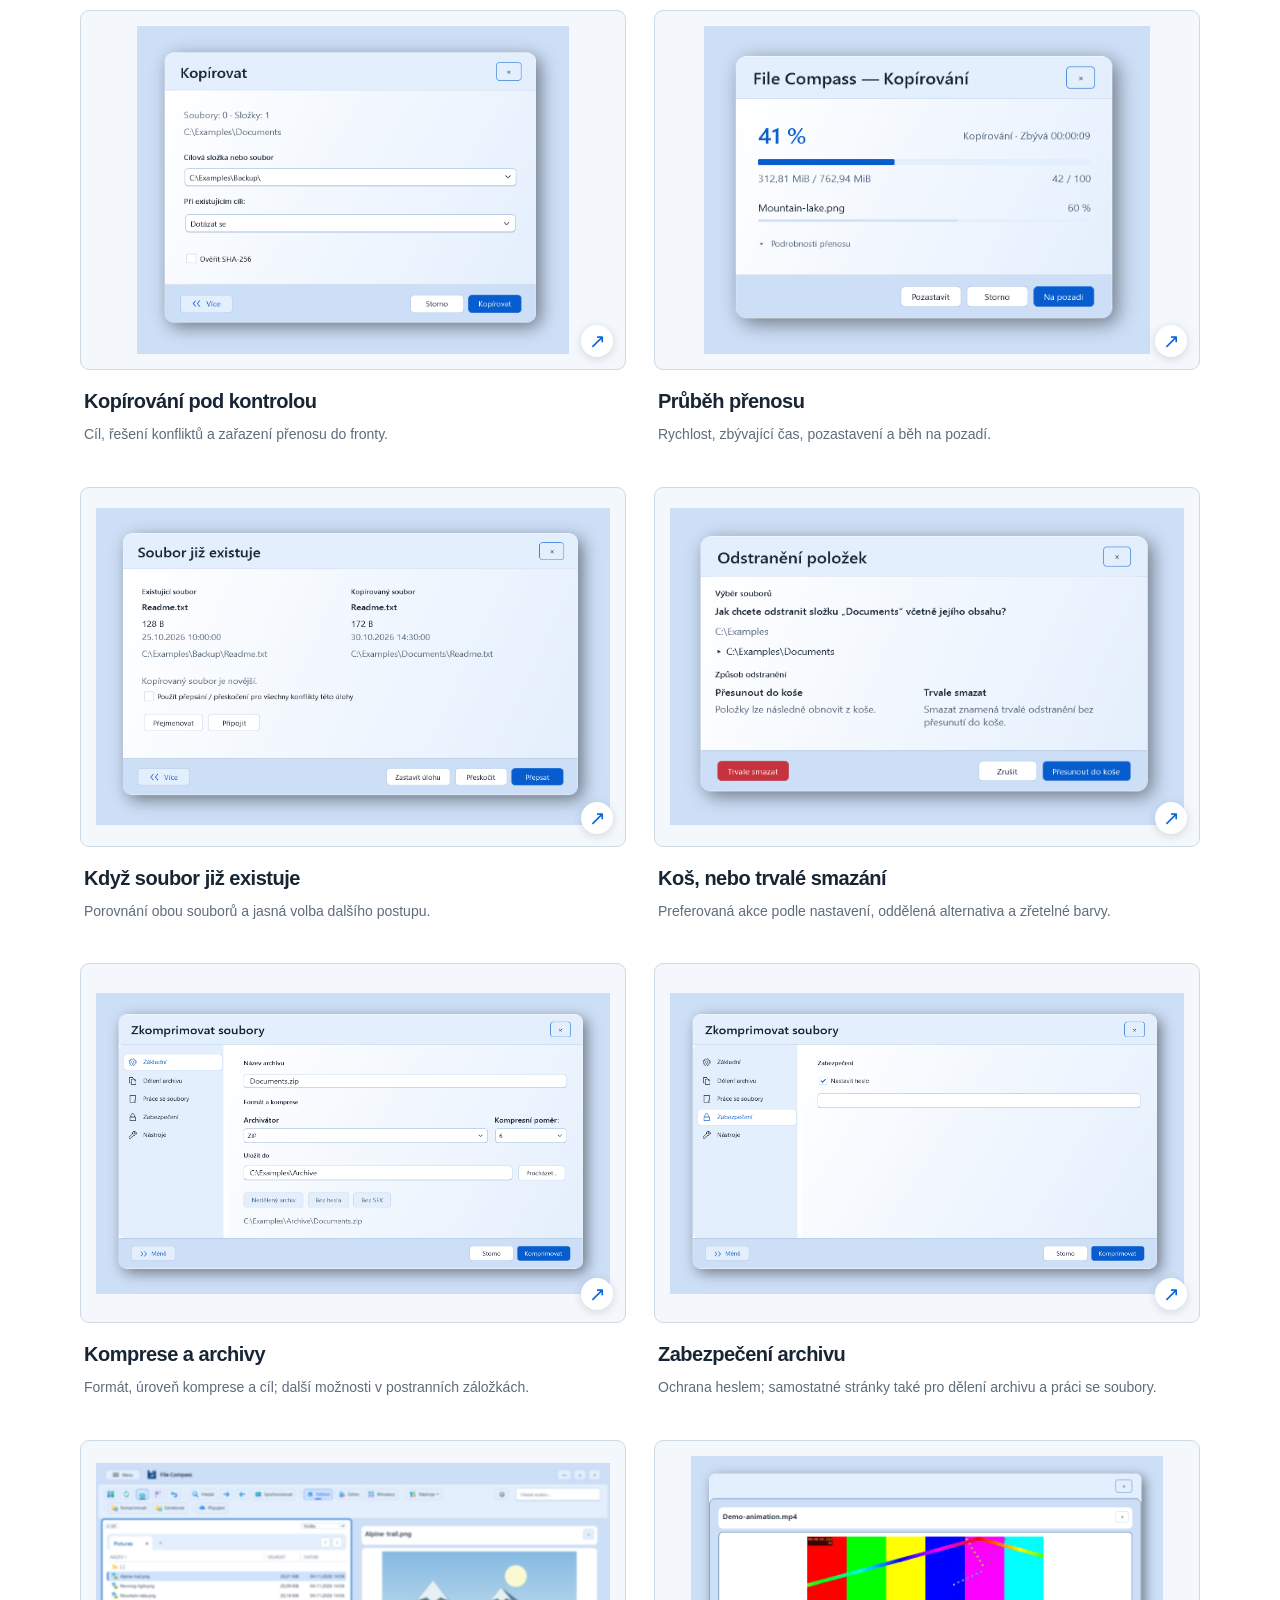
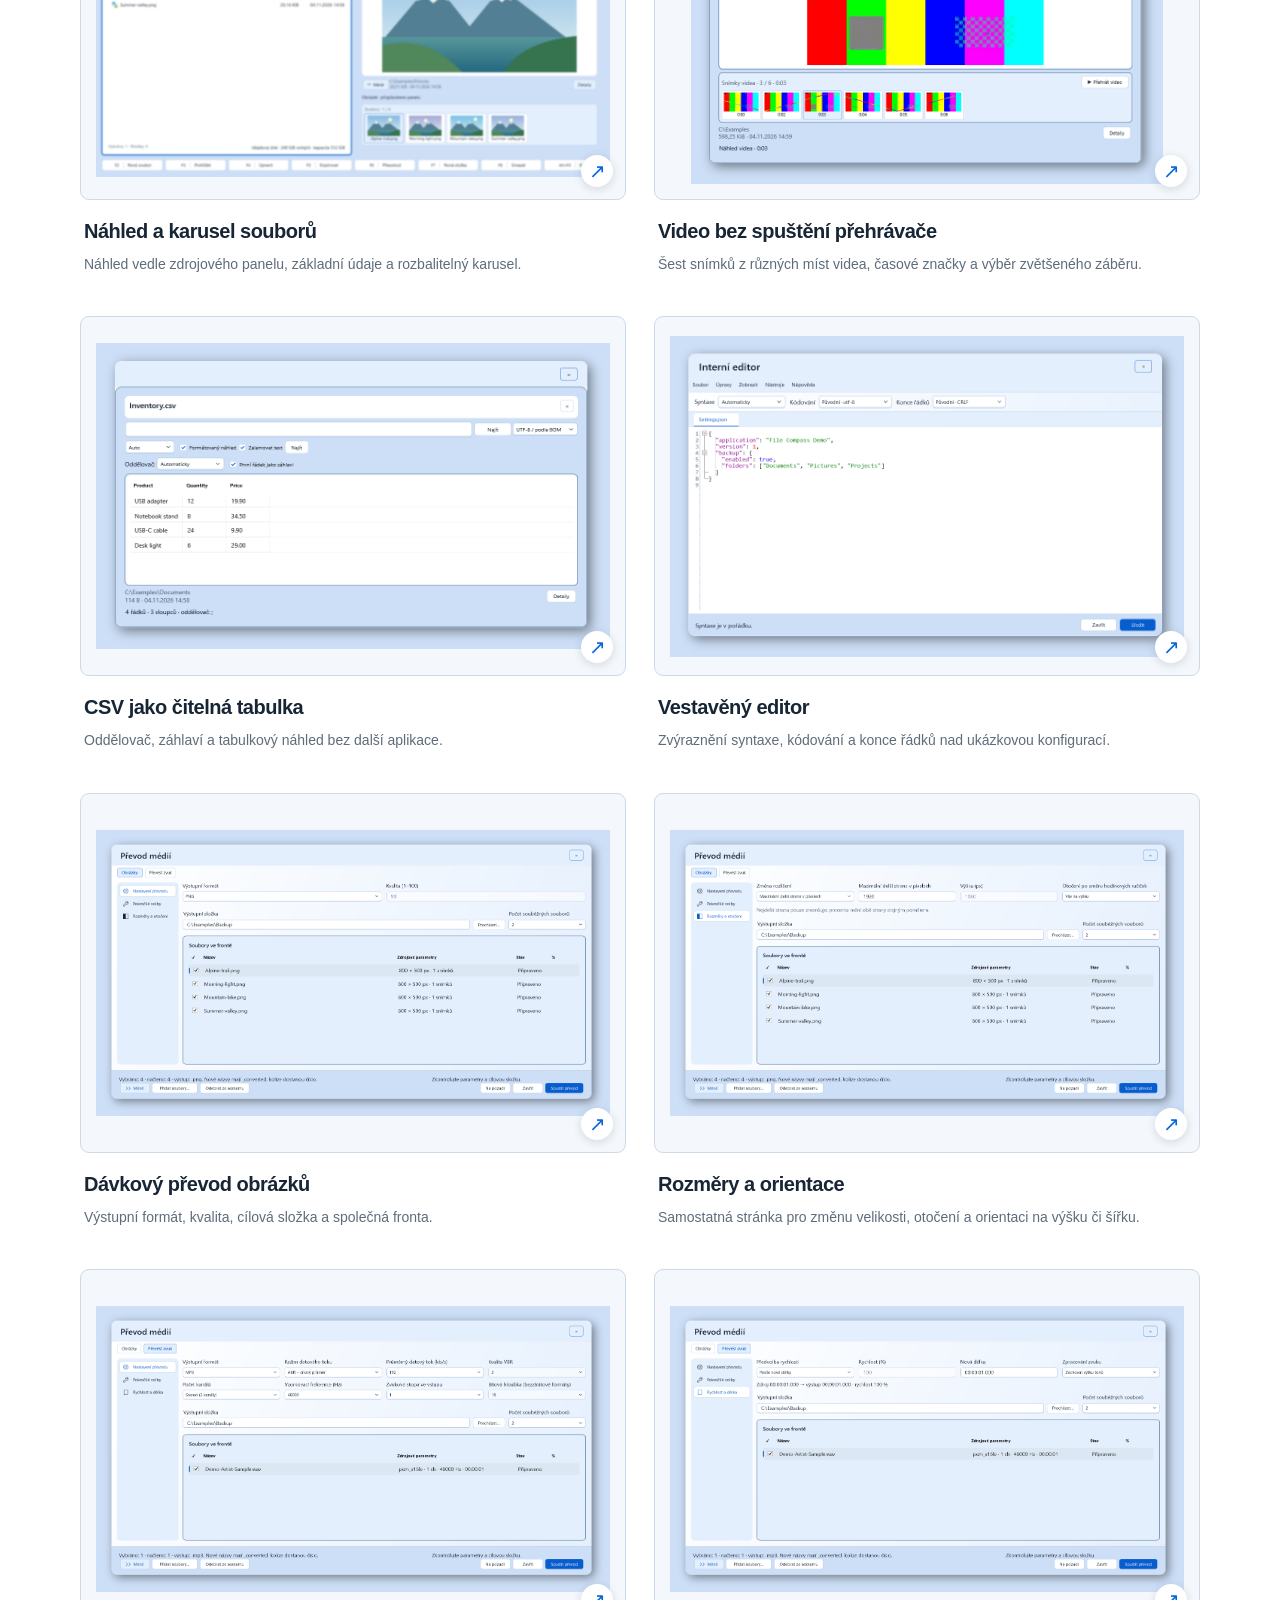
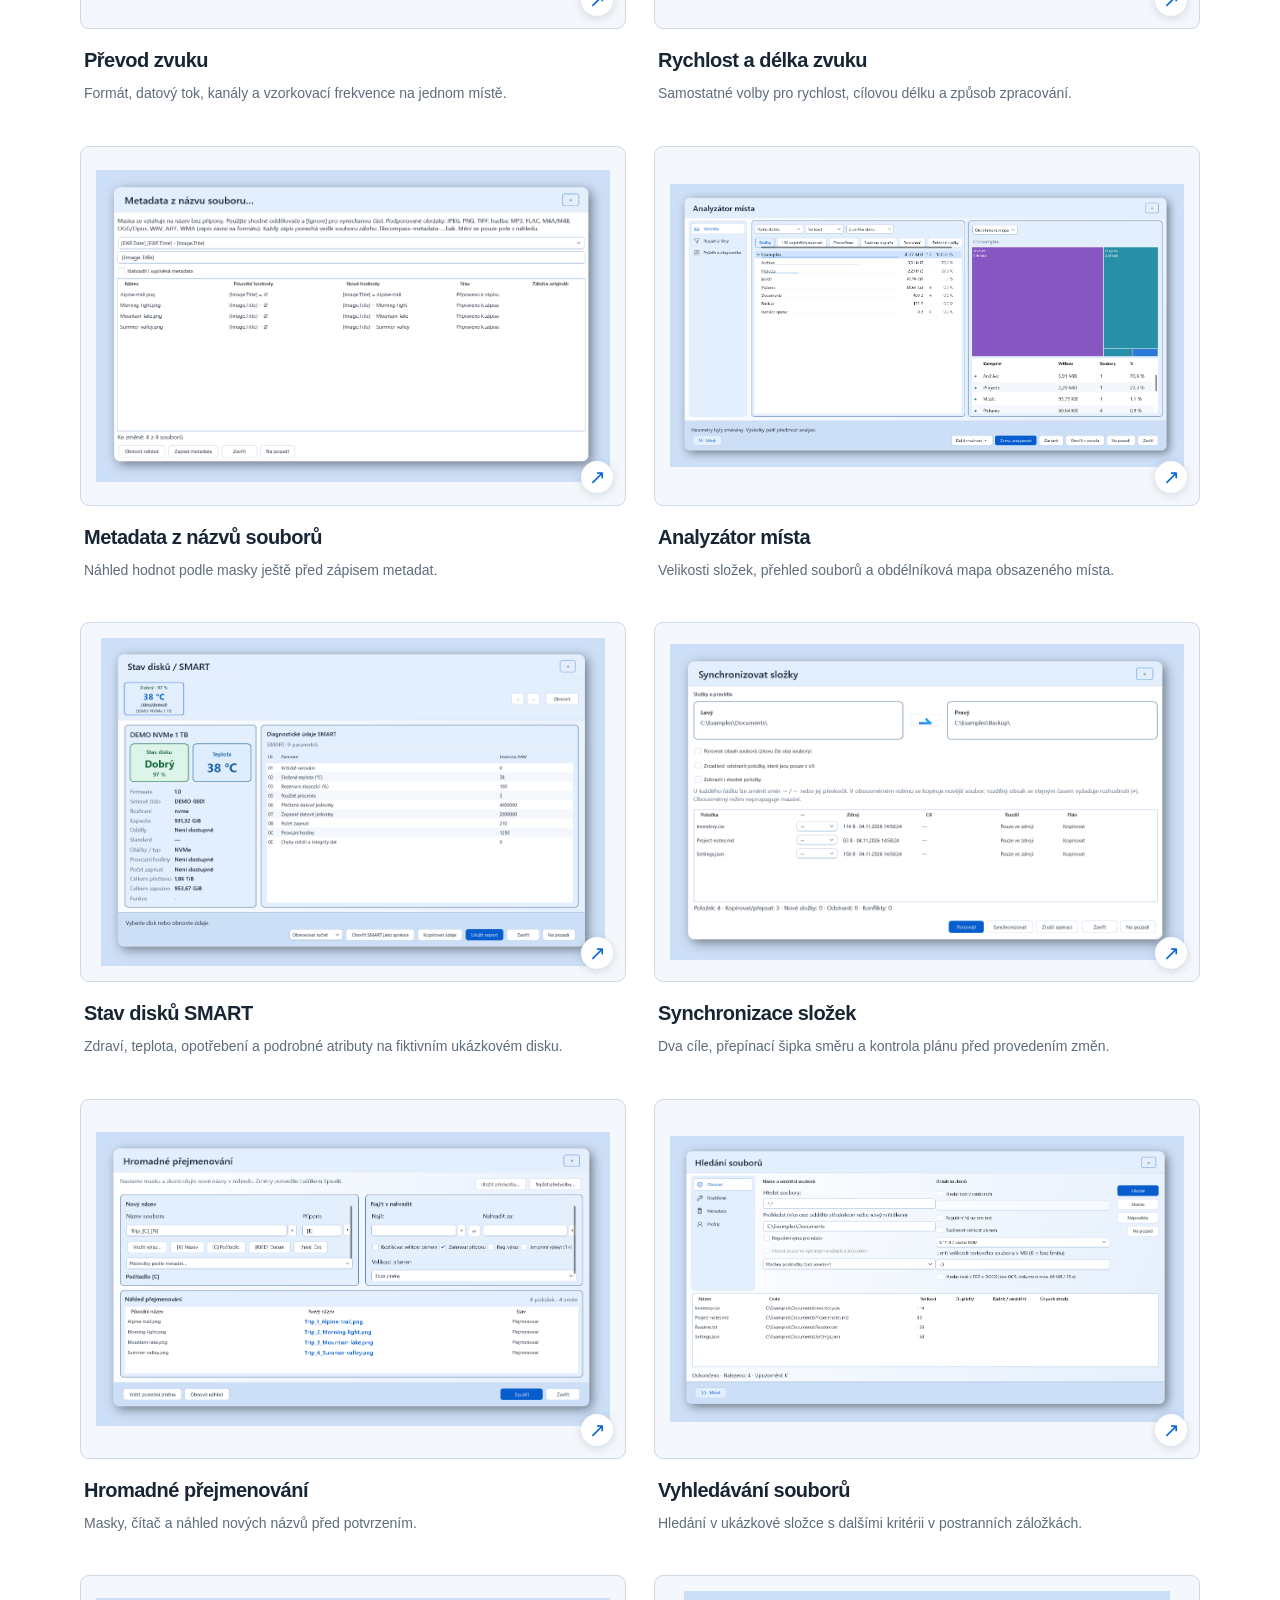
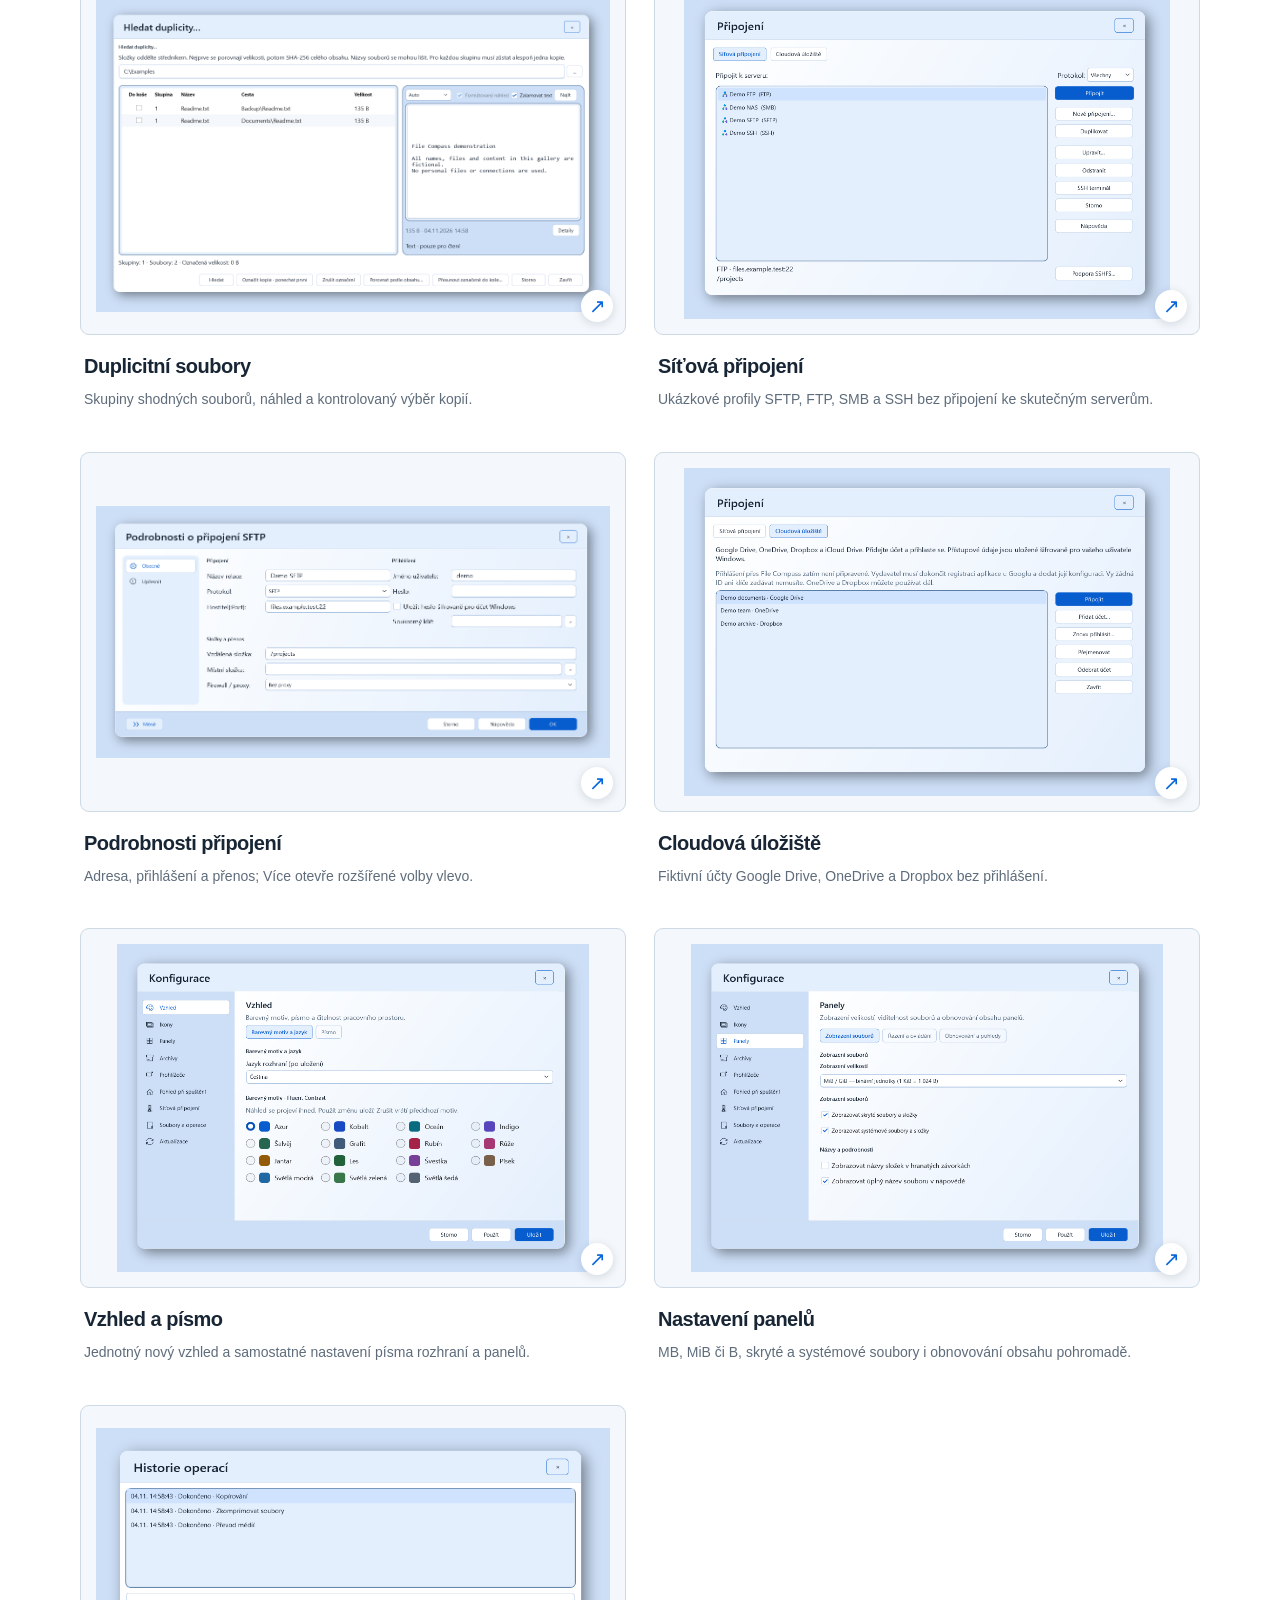
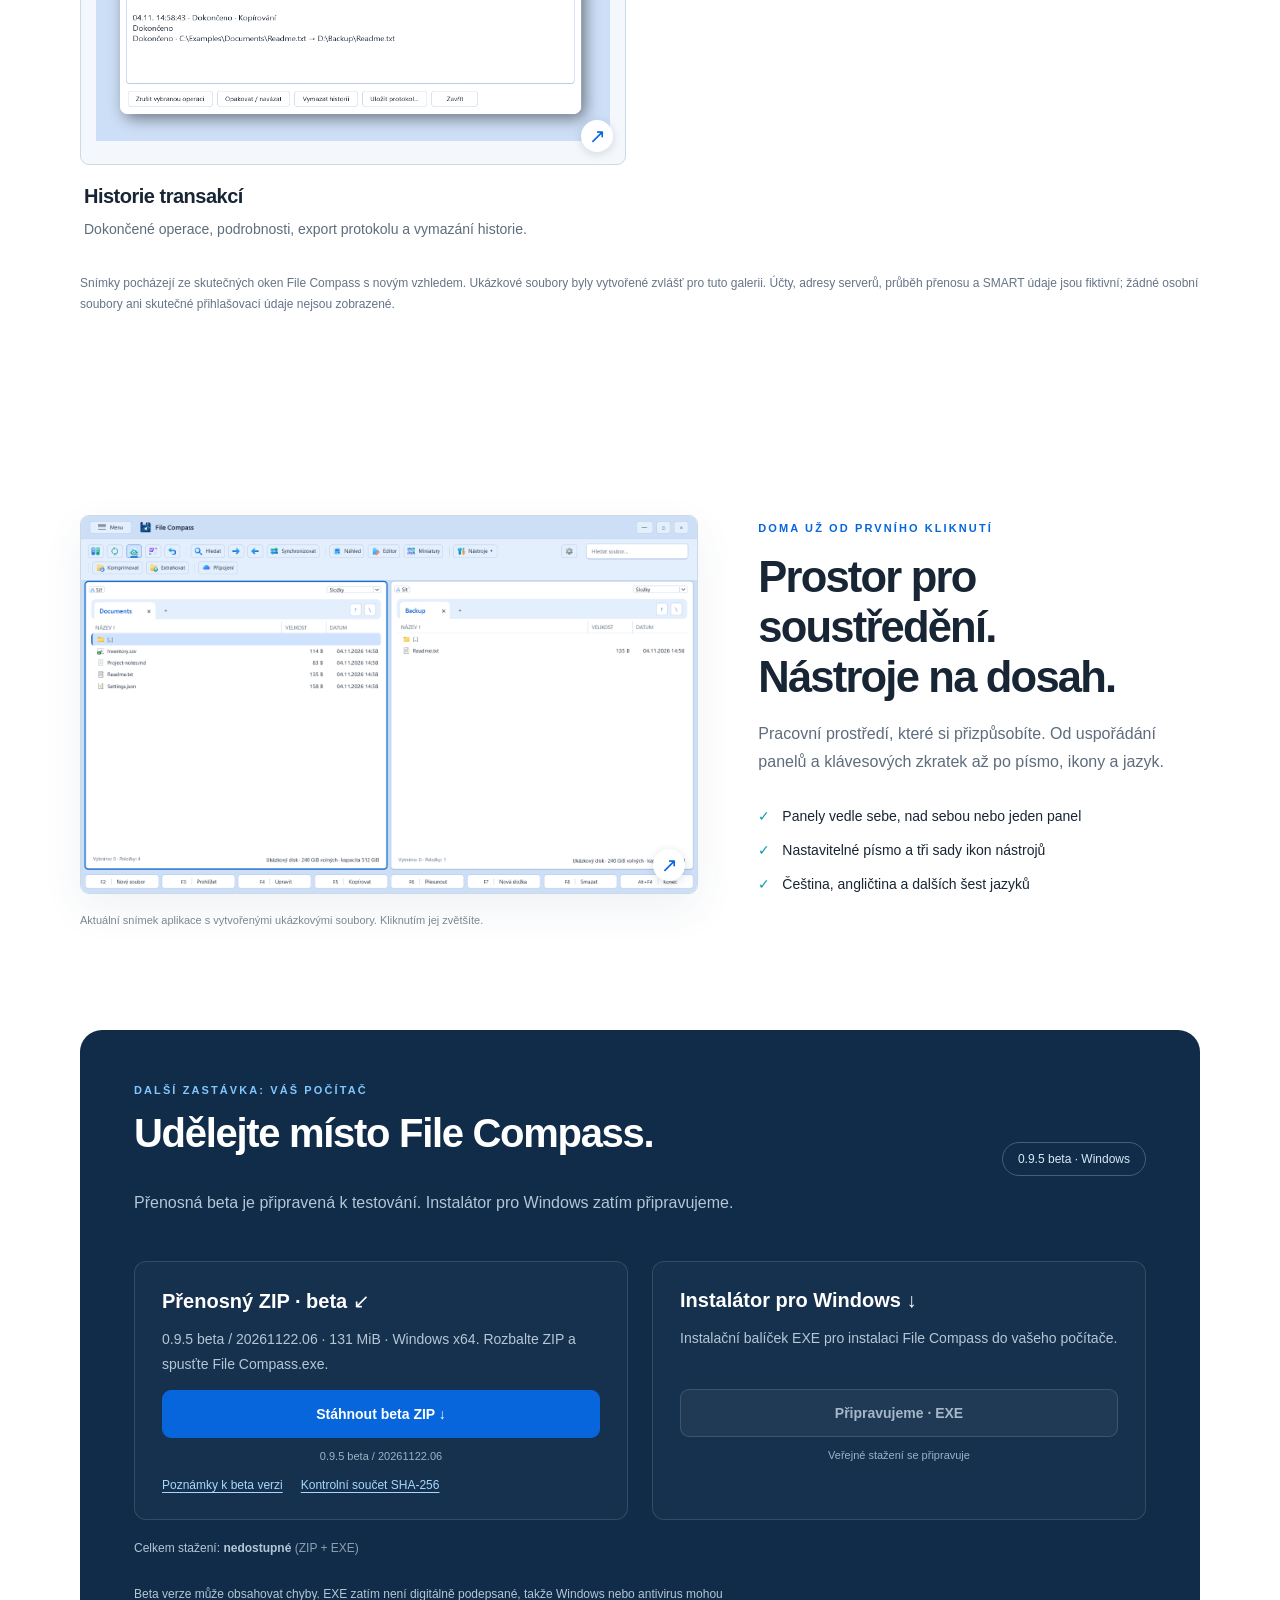
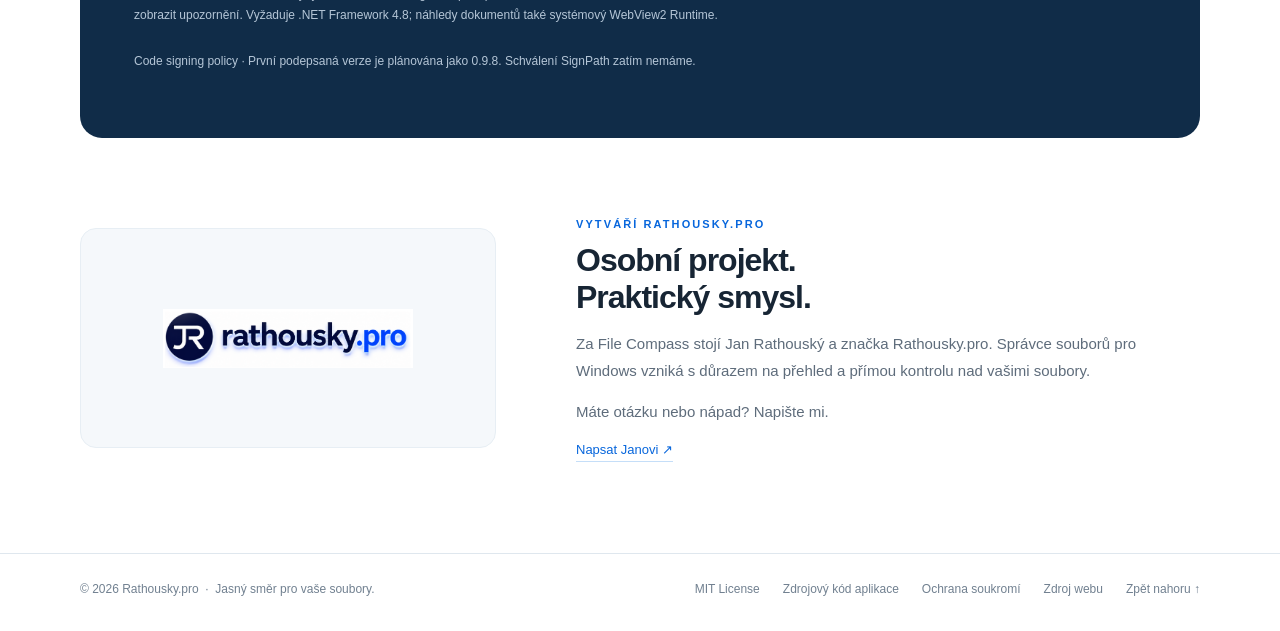
<file: cs.html>
<!doctype html>
<html lang="cs"><head><meta charset="utf-8"><meta name="viewport" content="width=device-width,initial-scale=1"><meta name="google-site-verification" content="M_DTJXm-xTybHw3VPrfYcktuZWvWkxD3IiZ2wv-HKV4"><title>File Compass — Vaše soubory. Jasný směr.</title><meta name="description" content="Správce souborů pro Windows od Jana Rathouského. Dva panely, síťová a cloudová úložiště, archivy, náhledy a nástroje pro pořádek v souborech."><meta name="theme-color" content="#ffffff"><meta property="og:type" content="website"><meta property="og:title" content="File Compass — Vaše soubory. Jasný směr."><meta property="og:description" content="Správce souborů pro Windows od Jana Rathouského. Dva panely, síťová a cloudová úložiště, archivy, náhledy a nástroje pro pořádek v souborech."><link rel="canonical" href="https://rathousky-pro.github.io/file-compass-web/cs.html"><link rel="alternate" hreflang="en" href="https://rathousky-pro.github.io/file-compass-web/"><link rel="alternate" hreflang="cs" href="https://rathousky-pro.github.io/file-compass-web/cs.html"><link rel="alternate" hreflang="x-default" href="https://rathousky-pro.github.io/file-compass-web/"><link rel="icon" href="assets/floppy-orbit.svg" type="image/svg+xml"><link rel="stylesheet" href="style.css"><link rel="stylesheet" href="gallery.css"><script defer src="site.js"></script><script defer src="gallery.js"></script></head>
<body id="top"><a class="skip" href="#main">Přejít na obsah</a><header class="header"><nav class="nav wrap" aria-label="Hlavní navigace"><a class="brand" href="cs.html" aria-label="File Compass"><img src="assets/floppy-orbit.svg" width="35" height="35" alt="">File Compass</a><div class="navlinks"><a href="#gallery">Ukázky</a><a href="#features">Funkce</a><a href="#storage">Vaše úložiště</a><a href="#about">O projektu</a></div><div class="language"><a href="index.html" lang="en" hreflang="en" >EN</a><span aria-hidden="true">/</span><a href="cs.html" lang="cs" hreflang="cs" aria-current="page">CS</a></div><a class="button primary small" href="#download">Ke stažení <span aria-hidden="true">↓</span></a></nav></header>
<main id="main"><section class="hero"><div class="wrap"><div class="eyebrow"><span class="dot"></span>Správce souborů pro Windows</div><h1>Vaše soubory.<br><span class="gradient">Jasný směr.</span></h1><p class="lead">Od běžných složek přes síťové disky až po cloud. Mějte své soubory po ruce v promyšleném prostředí se dvěma panely.</p><div class="actions"><a class="button primary" href="#download">Objevte File Compass <span aria-hidden="true">↓</span></a><a class="button" href="#features">Prohlédnout funkce <span aria-hidden="true">↗</span></a></div><div class="fine">Windows · Verze 0.9.5 beta · Ve vývoji</div><figure class="app-stage real-app-stage"><a class="screenshot-link" href="assets/screenshots/cs-panels.png" data-lightbox aria-label="Zvětšit: File Compass — dva panely s ukázkovými soubory"><img src="assets/screenshots/cs-panels.png" width="1440" height="880" fetchpriority="high" decoding="async" alt="File Compass — dva panely s ukázkovými soubory"><span class="zoom-hint" aria-hidden="true">↗</span></a><figcaption class="caption">Skutečný snímek aplikace s demonstračními daty. Kliknutím zvětšíte.</figcaption></figure><div class="trustline"><span>Vytvořeno pro Windows</span><span>Lokálně, na síti i v cloudu</span><span>Rozhraní v 8 jazycích</span></div></div></section>
<section class="section wrap" id="features"><div class="section-head"><div><div class="eyebrow">Pro každodenní práci i velký úklid</div><h2>Méně přepínání.<br>Více hotové práce.</h2></div><p>Známé prostředí klasického správce souborů. Nástroje pro všechno, co dnes v souborech řešíte.</p></div><div class="feature-grid"><article class="feature"><div class="feature-icon" aria-hidden="true"><svg viewBox="0 0 24 24"><rect x="3" y="4" width="18" height="16" rx="2"/><path d="M12 4v16M6 8h3m6 0h3M6 12h3m6 0h3"/></svg></div><h3>Dva panely. Jeden přehled.</h3><p>Pracujte vedle sebe, nad sebou nebo v jednom panelu. Karty, uložené pohledy a pracovní prostory udrží vaše složky po ruce.</p></article><article class="feature"><div class="feature-icon" aria-hidden="true"><svg viewBox="0 0 24 24"><path d="M4 7h15m-4-4 4 4-4 4M20 17H5m4-4-4 4 4 4"/></svg></div><h3>Přenosy pod kontrolou</h3><p>Kopírujte a přesouvejte s volbou řešení konfliktů, frontou na pozadí a volitelným ověřením SHA-256.</p></article><article class="feature"><div class="feature-icon" aria-hidden="true"><svg viewBox="0 0 24 24"><path d="M2 12s4-7 10-7 10 7 10 7-4 7-10 7S2 12 2 12Z"/><circle cx="12" cy="12" r="3"/></svg></div><h3>Nahlédněte dovnitř</h3><p>Prohlížejte obrázky, dokumenty, Markdown i zdrojový kód. Najděte správný soubor ještě před otevřením další aplikace.</p></article><article class="feature"><div class="feature-icon" aria-hidden="true"><svg viewBox="0 0 24 24"><rect x="4" y="3" width="16" height="18" rx="2"/><path d="M10 3v4h4v4h-4v4h4v4"/></svg></div><h3>Archivy bez zdržování</h3><p>Procházejte a vytvářejte archivy, rozbalujte soubory a pracujte s dělenými svazky přímo mezi svými složkami.</p></article><article class="feature"><div class="feature-icon" aria-hidden="true"><svg viewBox="0 0 24 24"><path d="m4 16 12-12 4 4L8 20H4v-4Zm9-9 4 4M4 4h5M16 20h4"/></svg></div><h3>Pořádek do posledního detailu</h3><p>Hromadně přejmenujte soubory, hledejte v metadatech, odhalte duplicity a porovnejte soubory nebo složky.</p></article><article class="feature"><div class="feature-icon" aria-hidden="true"><svg viewBox="0 0 24 24"><path d="M4 3v17h17M8 15v-4m5 4V7m5 8V4"/></svg></div><h3>Poznejte své úložiště</h3><p>Zkoumejte velikosti složek v interaktivních grafech, porovnávejte uložené analýzy a zobrazte SMART diagnostiku disků.</p></article></div></section>
<section class="section storage" id="storage"><div class="wrap split"><div><div class="eyebrow">Vaše soubory. Ať jsou kdekoli.</div><h2>Jedno známé prostředí.<br>Více možností připojení.</h2><p class="section-intro">Přecházejte mezi počítačem, síťovými servery a vlastními cloudovými účty. Pracujte ve dvou panelech všude, kam vás práce zavede.</p><div class="protocols">SMB &nbsp;·&nbsp; FTP / FTPS &nbsp;·&nbsp; SFTP / SCP &nbsp;·&nbsp; NFS &nbsp;·&nbsp; SSH</div><p class="privacy-note">Cloudová připojení jsou volitelná. Přihlašujete se vlastním účtem. Ověření Google OAuth zatím není dokončeno.</p><a class="text-link" href="privacy-cs.html">Jak zacházíme s vašimi daty →</a></div><div class="storage-diagram"><div class="orbit" aria-hidden="true"></div><div class="hub"><img src="assets/floppy-orbit.svg" width="60" height="60" alt="File Compass"></div><span class="endpoint ep1">Místní složky</span><span class="endpoint ep2">Google Drive</span><span class="endpoint ep3">Síť a NAS</span><span class="endpoint ep4">OneDrive</span><span class="endpoint ep5">SFTP / FTP</span><span class="endpoint ep6">Dropbox</span></div></div></section>
<section class="section wrap" id="gallery"><div class="section-head"><div><div class="eyebrow">Podívejte se dovnitř</div><h2>Aktuální vzhled.<br>Od panelů po nástroje.</h2></div><p>Nové snímky skutečného programu ze 4. listopadu 2026. Všechny soubory, účty i údaje jsou ukázkové. Kliknutím zvětšíte každý detail.</p></div><div class="gallery-filters" hidden role="group" aria-label="Filtrovat funkce"><button type="button" data-gallery-filter="all" aria-pressed="true">Vše</button><button type="button" data-gallery-filter="files" aria-pressed="false">Soubory</button><button type="button" data-gallery-filter="archives" aria-pressed="false">Archivy</button><button type="button" data-gallery-filter="previews" aria-pressed="false">Náhledy a editor</button><button type="button" data-gallery-filter="media" aria-pressed="false">Média</button><button type="button" data-gallery-filter="tools" aria-pressed="false">Nástroje</button><button type="button" data-gallery-filter="network" aria-pressed="false">Síť a cloud</button><button type="button" data-gallery-filter="settings" aria-pressed="false">Nastavení</button></div><p class="gallery-result" aria-live="polite" data-gallery-count data-label="Zobrazené ukázky">Zobrazené ukázky: 27</p><div class="screenshot-grid"><figure class="gallery-card" data-gallery-group="files"><a class="screenshot-link" href="assets/screenshots/cs-copy.png" data-lightbox aria-label="Zvětšit: Kopírování pod kontrolou"><img src="assets/screenshots/cs-copy.png" width="591" height="448" loading="lazy" decoding="async" alt="Kopírování pod kontrolou"><span class="zoom-hint" aria-hidden="true">↗</span></a><figcaption><h3>Kopírování pod kontrolou</h3><p>Cíl, řešení konfliktů a zařazení přenosu do fronty.</p></figcaption></figure><figure class="gallery-card" data-gallery-group="files"><a class="screenshot-link" href="assets/screenshots/cs-copy-progress.png" data-lightbox aria-label="Zvětšit: Průběh přenosu"><img src="assets/screenshots/cs-copy-progress.png" width="520" height="382" loading="lazy" decoding="async" alt="Průběh přenosu"><span class="zoom-hint" aria-hidden="true">↗</span></a><figcaption><h3>Průběh přenosu</h3><p>Rychlost, zbývající čas, pozastavení a běh na pozadí.</p></figcaption></figure><figure class="gallery-card" data-gallery-group="files"><a class="screenshot-link" href="assets/screenshots/cs-conflict.png" data-lightbox aria-label="Zvětšit: Když soubor již existuje"><img src="assets/screenshots/cs-conflict.png" width="740" height="456" loading="lazy" decoding="async" alt="Když soubor již existuje"><span class="zoom-hint" aria-hidden="true">↗</span></a><figcaption><h3>Když soubor již existuje</h3><p>Porovnání obou souborů a jasná volba dalšího postupu.</p></figcaption></figure><figure class="gallery-card" data-gallery-group="files"><a class="screenshot-link" href="assets/screenshots/cs-delete.png" data-lightbox aria-label="Zvětšit: Koš, nebo trvalé smazání"><img src="assets/screenshots/cs-delete.png" width="640" height="395" loading="lazy" decoding="async" alt="Koš, nebo trvalé smazání"><span class="zoom-hint" aria-hidden="true">↗</span></a><figcaption><h3>Koš, nebo trvalé smazání</h3><p>Preferovaná akce podle nastavení, oddělená alternativa a zřetelné barvy.</p></figcaption></figure><figure class="gallery-card" data-gallery-group="archives"><a class="screenshot-link" href="assets/screenshots/cs-compression.png" data-lightbox aria-label="Zvětšit: Komprese a archivy"><img src="assets/screenshots/cs-compression.png" width="895" height="525" loading="lazy" decoding="async" alt="Komprese a archivy"><span class="zoom-hint" aria-hidden="true">↗</span></a><figcaption><h3>Komprese a archivy</h3><p>Formát, úroveň komprese a cíl; další možnosti v postranních záložkách.</p></figcaption></figure><figure class="gallery-card" data-gallery-group="archives"><a class="screenshot-link" href="assets/screenshots/cs-compression-security.png" data-lightbox aria-label="Zvětšit: Zabezpečení archivu"><img src="assets/screenshots/cs-compression-security.png" width="895" height="525" loading="lazy" decoding="async" alt="Zabezpečení archivu"><span class="zoom-hint" aria-hidden="true">↗</span></a><figcaption><h3>Zabezpečení archivu</h3><p>Ochrana heslem; samostatné stránky také pro dělení archivu a práci se soubory.</p></figcaption></figure><figure class="gallery-card" data-gallery-group="previews"><a class="screenshot-link" href="assets/screenshots/cs-preview.png" data-lightbox aria-label="Zvětšit: Náhled a karusel souborů"><img src="assets/screenshots/cs-preview.png" width="1440" height="880" loading="lazy" decoding="async" alt="Náhled a karusel souborů"><span class="zoom-hint" aria-hidden="true">↗</span></a><figcaption><h3>Náhled a karusel souborů</h3><p>Náhled vedle zdrojového panelu, základní údaje a rozbalitelný karusel.</p></figcaption></figure><figure class="gallery-card" data-gallery-group="previews"><a class="screenshot-link" href="assets/screenshots/cs-video-preview.png" data-lightbox aria-label="Zvětšit: Video bez spuštění přehrávače"><img src="assets/screenshots/cs-video-preview.png" width="1048" height="728" loading="lazy" decoding="async" alt="Video bez spuštění přehrávače"><span class="zoom-hint" aria-hidden="true">↗</span></a><figcaption><h3>Video bez spuštění přehrávače</h3><p>Šest snímků z různých míst videa, časové značky a výběr zvětšeného záběru.</p></figcaption></figure><figure class="gallery-card" data-gallery-group="previews"><a class="screenshot-link" href="assets/screenshots/cs-csv.png" data-lightbox aria-label="Zvětšit: CSV jako čitelná tabulka"><img src="assets/screenshots/cs-csv.png" width="1088" height="648" loading="lazy" decoding="async" alt="CSV jako čitelná tabulka"><span class="zoom-hint" aria-hidden="true">↗</span></a><figcaption><h3>CSV jako čitelná tabulka</h3><p>Oddělovač, záhlaví a tabulkový náhled bez další aplikace.</p></figcaption></figure><figure class="gallery-card" data-gallery-group="previews"><a class="screenshot-link" href="assets/screenshots/cs-editor.png" data-lightbox aria-label="Zvětšit: Vestavěný editor"><img src="assets/screenshots/cs-editor.png" width="1120" height="700" loading="lazy" decoding="async" alt="Vestavěný editor"><span class="zoom-hint" aria-hidden="true">↗</span></a><figcaption><h3>Vestavěný editor</h3><p>Zvýraznění syntaxe, kódování a konce řádků nad ukázkovou konfigurací.</p></figcaption></figure><figure class="gallery-card" data-gallery-group="media"><a class="screenshot-link" href="assets/screenshots/cs-images.png" data-lightbox aria-label="Zvětšit: Dávkový převod obrázků"><img src="assets/screenshots/cs-images.png" width="1365" height="760" loading="lazy" decoding="async" alt="Dávkový převod obrázků"><span class="zoom-hint" aria-hidden="true">↗</span></a><figcaption><h3>Dávkový převod obrázků</h3><p>Výstupní formát, kvalita, cílová složka a společná fronta.</p></figcaption></figure><figure class="gallery-card" data-gallery-group="media"><a class="screenshot-link" href="assets/screenshots/cs-image-geometry.png" data-lightbox aria-label="Zvětšit: Rozměry a orientace"><img src="assets/screenshots/cs-image-geometry.png" width="1365" height="760" loading="lazy" decoding="async" alt="Rozměry a orientace"><span class="zoom-hint" aria-hidden="true">↗</span></a><figcaption><h3>Rozměry a orientace</h3><p>Samostatná stránka pro změnu velikosti, otočení a orientaci na výšku či šířku.</p></figcaption></figure><figure class="gallery-card" data-gallery-group="media"><a class="screenshot-link" href="assets/screenshots/cs-audio.png" data-lightbox aria-label="Zvětšit: Převod zvuku"><img src="assets/screenshots/cs-audio.png" width="1365" height="760" loading="lazy" decoding="async" alt="Převod zvuku"><span class="zoom-hint" aria-hidden="true">↗</span></a><figcaption><h3>Převod zvuku</h3><p>Formát, datový tok, kanály a vzorkovací frekvence na jednom místě.</p></figcaption></figure><figure class="gallery-card" data-gallery-group="media"><a class="screenshot-link" href="assets/screenshots/cs-audio-speed.png" data-lightbox aria-label="Zvětšit: Rychlost a délka zvuku"><img src="assets/screenshots/cs-audio-speed.png" width="1365" height="760" loading="lazy" decoding="async" alt="Rychlost a délka zvuku"><span class="zoom-hint" aria-hidden="true">↗</span></a><figcaption><h3>Rychlost a délka zvuku</h3><p>Samostatné volby pro rychlost, cílovou délku a způsob zpracování.</p></figcaption></figure><figure class="gallery-card" data-gallery-group="media"><a class="screenshot-link" href="assets/screenshots/cs-metadata.png" data-lightbox aria-label="Zvětšit: Metadata z názvů souborů"><img src="assets/screenshots/cs-metadata.png" width="1140" height="691" loading="lazy" decoding="async" alt="Metadata z názvů souborů"><span class="zoom-hint" aria-hidden="true">↗</span></a><figcaption><h3>Metadata z názvů souborů</h3><p>Náhled hodnot podle masky ještě před zápisem metadat.</p></figcaption></figure><figure class="gallery-card" data-gallery-group="tools"><a class="screenshot-link" href="assets/screenshots/cs-analyzer.png" data-lightbox aria-label="Zvětšit: Analyzátor místa"><img src="assets/screenshots/cs-analyzer.png" width="1435" height="791" loading="lazy" decoding="async" alt="Analyzátor místa"><span class="zoom-hint" aria-hidden="true">↗</span></a><figcaption><h3>Analyzátor místa</h3><p>Velikosti složek, přehled souborů a obdélníková mapa obsazeného místa.</p></figcaption></figure><figure class="gallery-card" data-gallery-group="tools"><a class="screenshot-link" href="assets/screenshots/cs-smart.png" data-lightbox aria-label="Zvětšit: Stav disků SMART"><img src="assets/screenshots/cs-smart.png" width="1200" height="780" loading="lazy" decoding="async" alt="Stav disků SMART"><span class="zoom-hint" aria-hidden="true">↗</span></a><figcaption><h3>Stav disků SMART</h3><p>Zdraví, teplota, opotřebení a podrobné atributy na fiktivním ukázkovém disku.</p></figcaption></figure><figure class="gallery-card" data-gallery-group="tools"><a class="screenshot-link" href="assets/screenshots/cs-sync.png" data-lightbox aria-label="Zvětšit: Synchronizace složek"><img src="assets/screenshots/cs-sync.png" width="1140" height="700" loading="lazy" decoding="async" alt="Synchronizace složek"><span class="zoom-hint" aria-hidden="true">↗</span></a><figcaption><h3>Synchronizace složek</h3><p>Dva cíle, přepínací šipka směru a kontrola plánu před provedením změn.</p></figcaption></figure><figure class="gallery-card" data-gallery-group="tools"><a class="screenshot-link" href="assets/screenshots/cs-rename.png" data-lightbox aria-label="Zvětšit: Hromadné přejmenování"><img src="assets/screenshots/cs-rename.png" width="1191" height="680" loading="lazy" decoding="async" alt="Hromadné přejmenování"><span class="zoom-hint" aria-hidden="true">↗</span></a><figcaption><h3>Hromadné přejmenování</h3><p>Masky, čítač a náhled nových názvů před potvrzením.</p></figcaption></figure><figure class="gallery-card" data-gallery-group="tools"><a class="screenshot-link" href="assets/screenshots/cs-search.png" data-lightbox aria-label="Zvětšit: Vyhledávání souborů"><img src="assets/screenshots/cs-search.png" width="1295" height="720" loading="lazy" decoding="async" alt="Vyhledávání souborů"><span class="zoom-hint" aria-hidden="true">↗</span></a><figcaption><h3>Vyhledávání souborů</h3><p>Hledání v ukázkové složce s dalšími kritérii v postranních záložkách.</p></figcaption></figure><figure class="gallery-card" data-gallery-group="tools"><a class="screenshot-link" href="assets/screenshots/cs-duplicates.png" data-lightbox aria-label="Zvětšit: Duplicitní soubory"><img src="assets/screenshots/cs-duplicates.png" width="1180" height="720" loading="lazy" decoding="async" alt="Duplicitní soubory"><span class="zoom-hint" aria-hidden="true">↗</span></a><figcaption><h3>Duplicitní soubory</h3><p>Skupiny shodných souborů, náhled a kontrolovaný výběr kopií.</p></figcaption></figure><figure class="gallery-card" data-gallery-group="network"><a class="screenshot-link" href="assets/screenshots/cs-connections.png" data-lightbox aria-label="Zvětšit: Síťová připojení"><img src="assets/screenshots/cs-connections.png" width="920" height="620" loading="lazy" decoding="async" alt="Síťová připojení"><span class="zoom-hint" aria-hidden="true">↗</span></a><figcaption><h3>Síťová připojení</h3><p>Ukázkové profily SFTP, FTP, SMB a SSH bez připojení ke skutečným serverům.</p></figcaption></figure><figure class="gallery-card" data-gallery-group="network"><a class="screenshot-link" href="assets/screenshots/cs-connection-profile.png" data-lightbox aria-label="Zvětšit: Podrobnosti připojení"><img src="assets/screenshots/cs-connection-profile.png" width="1075" height="527" loading="lazy" decoding="async" alt="Podrobnosti připojení"><span class="zoom-hint" aria-hidden="true">↗</span></a><figcaption><h3>Podrobnosti připojení</h3><p>Adresa, přihlášení a přenos; Více otevře rozšířené volby vlevo.</p></figcaption></figure><figure class="gallery-card" data-gallery-group="network"><a class="screenshot-link" href="assets/screenshots/cs-cloud.png" data-lightbox aria-label="Zvětšit: Cloudová úložiště"><img src="assets/screenshots/cs-cloud.png" width="920" height="620" loading="lazy" decoding="async" alt="Cloudová úložiště"><span class="zoom-hint" aria-hidden="true">↗</span></a><figcaption><h3>Cloudová úložiště</h3><p>Fiktivní účty Google Drive, OneDrive a Dropbox bez přihlášení.</p></figcaption></figure><figure class="gallery-card" data-gallery-group="settings"><a class="screenshot-link" href="assets/screenshots/cs-settings.png" data-lightbox aria-label="Zvětšit: Vzhled a písmo"><img src="assets/screenshots/cs-settings.png" width="920" height="640" loading="lazy" decoding="async" alt="Vzhled a písmo"><span class="zoom-hint" aria-hidden="true">↗</span></a><figcaption><h3>Vzhled a písmo</h3><p>Jednotný nový vzhled a samostatné nastavení písma rozhraní a panelů.</p></figcaption></figure><figure class="gallery-card" data-gallery-group="settings"><a class="screenshot-link" href="assets/screenshots/cs-panel-settings.png" data-lightbox aria-label="Zvětšit: Nastavení panelů"><img src="assets/screenshots/cs-panel-settings.png" width="920" height="640" loading="lazy" decoding="async" alt="Nastavení panelů"><span class="zoom-hint" aria-hidden="true">↗</span></a><figcaption><h3>Nastavení panelů</h3><p>MB, MiB či B, skryté a systémové soubory i obnovování obsahu pohromadě.</p></figcaption></figure><figure class="gallery-card" data-gallery-group="files"><a class="screenshot-link" href="assets/screenshots/cs-history.png" data-lightbox aria-label="Zvětšit: Historie transakcí"><img src="assets/screenshots/cs-history.png" width="840" height="511" loading="lazy" decoding="async" alt="Historie transakcí"><span class="zoom-hint" aria-hidden="true">↗</span></a><figcaption><h3>Historie transakcí</h3><p>Dokončené operace, podrobnosti, export protokolu a vymazání historie.</p></figcaption></figure></div><p class="gallery-note">Snímky pocházejí ze skutečných oken File Compass s novým vzhledem. Ukázkové soubory byly vytvořené zvlášť pro tuto galerii. Účty, adresy serverů, průběh přenosu a SMART údaje jsou fiktivní; žádné osobní soubory ani skutečné přihlašovací údaje nejsou zobrazené.</p></section><dialog class="image-dialog" aria-label="Zvětšený snímek programu"><form method="dialog"><button class="button" aria-label="Zavřít náhled">Zavřít ×</button></form><img alt=""><p></p></dialog>
<section class="section wrap showcase"><div class="screenshot-block"><a class="screenshot-link" href="assets/screenshots/cs-panels.png" data-lightbox aria-label="Zvětšit: File Compass se dvěma panely, nástrojovou lištou a klávesovými zkratkami, s ukázkovými soubory."><img src="assets/screenshots/cs-panels.png" width="1440" height="880" loading="lazy" decoding="async" alt="File Compass se dvěma panely, nástrojovou lištou a klávesovými zkratkami, s ukázkovými soubory."><span class="zoom-hint" aria-hidden="true">↗</span></a><p class="caption">Aktuální snímek aplikace s vytvořenými ukázkovými soubory. Kliknutím jej zvětšíte.</p></div><div><div class="eyebrow">Doma už od prvního kliknutí</div><h2>Prostor pro soustředění.<br>Nástroje na dosah.</h2><p>Pracovní prostředí, které si přizpůsobíte. Od uspořádání panelů a klávesových zkratek až po písmo, ikony a jazyk.</p><ul class="checklist"><li>Panely vedle sebe, nad sebou nebo jeden panel</li><li>Nastavitelné písmo a tři sady ikon nástrojů</li><li>Čeština, angličtina a dalších šest jazyků</li></ul></div></section>
<section class="wrap" id="download"><div class="download"><div class="download-top"><div><div class="eyebrow">Další zastávka: váš počítač</div><h2>Udělejte místo File Compass.</h2><p>Přenosná beta je připravená k testování. Instalátor pro Windows zatím připravujeme.</p></div><span class="release-badge">0.9.5 beta · Windows</span></div><div class="download-options"><article class="download-option"><h3>Přenosný ZIP · beta <span aria-hidden="true">↙</span></h3><p>0.9.5 beta / 20261122.06 · 131 MiB · Windows x64. Rozbalte ZIP a spusťte File Compass.exe.</p><a class="button primary" data-download="zip" href="https://github.com/rathousky-pro/file-compass-web/releases/download/v0.9.5-beta-build.20261122.06/FileCompass-win-x64.zip">Stáhnout beta ZIP ↓</a><span class="availability" data-status="zip">0.9.5 beta / 20261122.06</span><div class="release-links"><a href="https://github.com/rathousky-pro/file-compass-web/releases/tag/v0.9.5-beta-build.20261122.06">Poznámky k beta verzi</a><a href="https://github.com/rathousky-pro/file-compass-web/releases/download/v0.9.5-beta-build.20261122.06/FileCompass-win-x64.zip.sha256">Kontrolní součet SHA-256</a></div></article><article class="download-option"><h3>Instalátor pro Windows <span aria-hidden="true">↓</span></h3><p>Instalační balíček EXE pro instalaci File Compass do vašeho počítače.</p><button class="button" disabled data-download="exe">Připravujeme · EXE</button><span class="availability" data-status="exe">Veřejné stažení se připravuje</span></article></div><p class="download-count" data-download-count aria-live="polite">Celkem stažení: <span data-download-total>…</span> <span class="download-count-formats">(ZIP + EXE)</span></p><p class="privacy-note">Beta verze může obsahovat chyby. EXE zatím není digitálně podepsané, takže Windows nebo antivirus mohou zobrazit upozornění. Vyžaduje .NET Framework 4.8; náhledy dokumentů také systémový WebView2 Runtime.</p><p class="privacy-note"><a href="https://github.com/rathousky-pro/file-compass/blob/main/docs/CODE-SIGNING.md">Code signing policy</a> · První podepsaná verze je plánována jako 0.9.8. Schválení SignPath zatím nemáme.</p></div></section>
<section class="wrap author" id="about"><div class="author-mark"><img src="assets/rathousky-pro.png" alt="Rathousky.pro" loading="lazy"></div><div><div class="eyebrow">Vytváří Rathousky.pro</div><h2>Osobní projekt.<br>Praktický smysl.</h2><p>Za File Compass stojí Jan Rathouský a značka Rathousky.pro. Správce souborů pro Windows vzniká s důrazem na přehled a přímou kontrolu nad vašimi soubory.</p><p>Máte otázku nebo nápad? Napište mi.</p><a class="text-link" href="mailto:developer@rathousky.pro">Napsat Janovi ↗</a></div></section></main>
<footer class="footer"><div class="wrap"><span>© 2026 Rathousky.pro &nbsp;·&nbsp; Jasný směr pro vaše soubory.</span><div class="footer-links"><a href="https://github.com/rathousky-pro/file-compass/blob/main/LICENSE">MIT License</a><a href="https://github.com/rathousky-pro/file-compass">Zdrojový kód aplikace</a><a href="privacy-cs.html">Ochrana soukromí</a><a href="https://github.com/rathousky-pro/file-compass-web">Zdroj webu</a><a href="#top">Zpět nahoru ↑</a></div></div></footer></body></html>
</file>
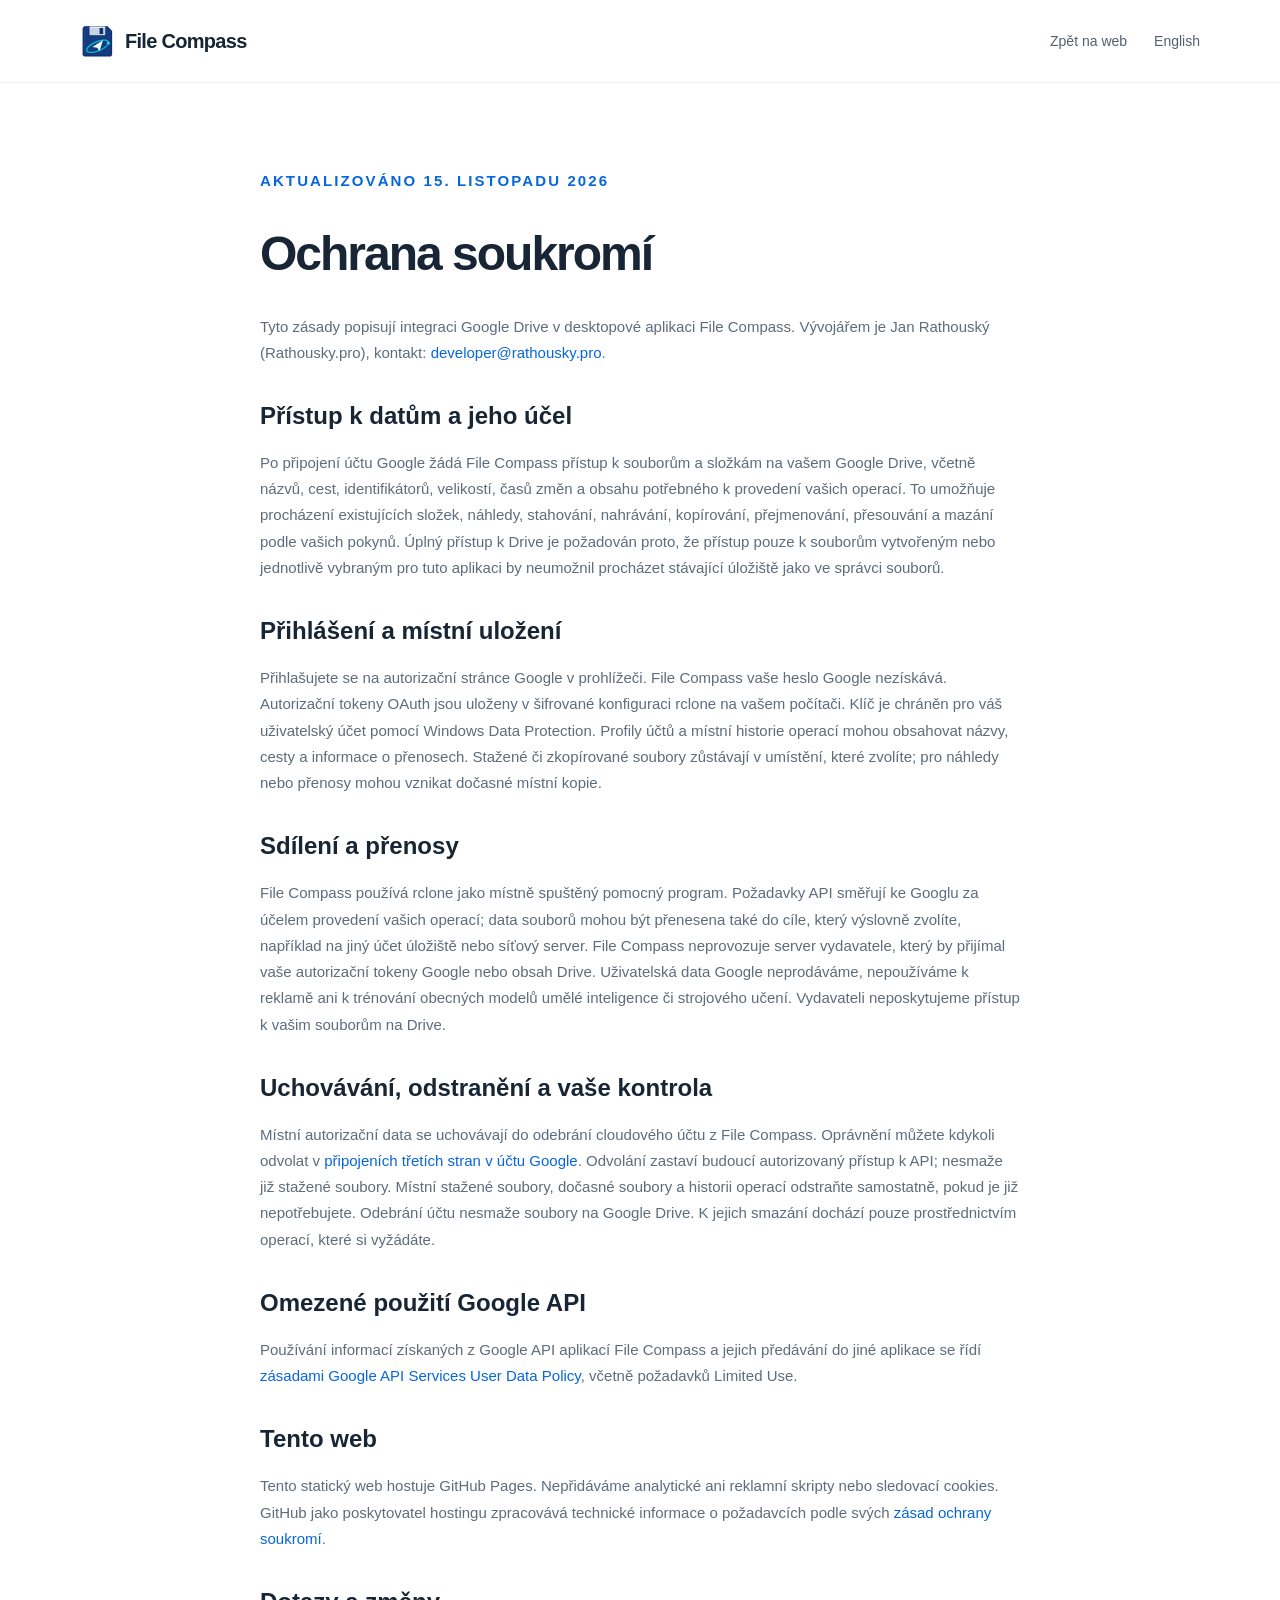
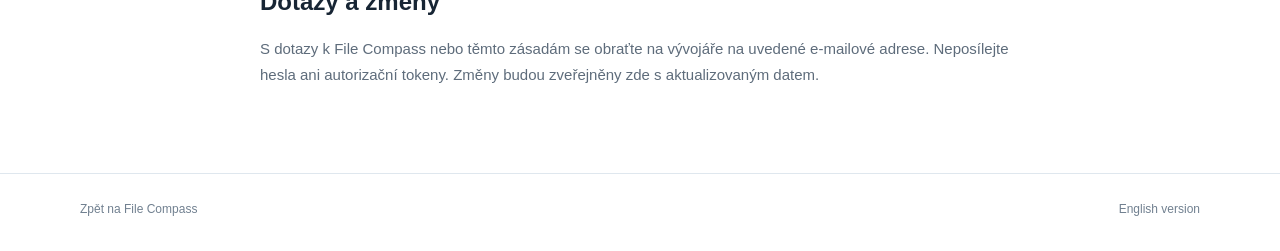
<file: privacy-cs.html>
<!doctype html><html lang="cs"><head><meta charset="utf-8"><meta name="viewport" content="width=device-width,initial-scale=1"><title>File Compass — Ochrana soukromí</title><link rel="icon" href="assets/floppy-orbit.svg"><link rel="stylesheet" href="style.css"></head><body><header class="header"><nav class="nav wrap"><a class="brand" href="cs.html"><img src="assets/floppy-orbit.svg" width="35" height="35" alt="">File Compass</a><div class="navlinks"><a href="cs.html">Zpět na web</a><a href="privacy.html" lang="en">English</a></div></nav></header><main class="wrap legal"><p class="eyebrow">Aktualizováno 15. listopadu 2026</p><h1>Ochrana soukromí</h1><p>Tyto zásady popisují integraci Google Drive v desktopové aplikaci File Compass. Vývojářem je Jan Rathouský (Rathousky.pro), kontakt: <a href="mailto:developer@rathousky.pro">developer@rathousky.pro</a>.</p><h2>Přístup k datům a jeho účel</h2><p>Po připojení účtu Google žádá File Compass přístup k souborům a složkám na vašem Google Drive, včetně názvů, cest, identifikátorů, velikostí, časů změn a obsahu potřebného k provedení vašich operací. To umožňuje procházení existujících složek, náhledy, stahování, nahrávání, kopírování, přejmenování, přesouvání a mazání podle vašich pokynů. Úplný přístup k Drive je požadován proto, že přístup pouze k souborům vytvořeným nebo jednotlivě vybraným pro tuto aplikaci by neumožnil procházet stávající úložiště jako ve správci souborů.</p><h2>Přihlášení a místní uložení</h2><p>Přihlašujete se na autorizační stránce Google v prohlížeči. File Compass vaše heslo Google nezískává. Autorizační tokeny OAuth jsou uloženy v šifrované konfiguraci rclone na vašem počítači. Klíč je chráněn pro váš uživatelský účet pomocí Windows Data Protection. Profily účtů a místní historie operací mohou obsahovat názvy, cesty a informace o přenosech. Stažené či zkopírované soubory zůstávají v umístění, které zvolíte; pro náhledy nebo přenosy mohou vznikat dočasné místní kopie.</p><h2>Sdílení a přenosy</h2><p>File Compass používá rclone jako místně spuštěný pomocný program. Požadavky API směřují ke Googlu za účelem provedení vašich operací; data souborů mohou být přenesena také do cíle, který výslovně zvolíte, například na jiný účet úložiště nebo síťový server. File Compass neprovozuje server vydavatele, který by přijímal vaše autorizační tokeny Google nebo obsah Drive. Uživatelská data Google neprodáváme, nepoužíváme k reklamě ani k trénování obecných modelů umělé inteligence či strojového učení. Vydavateli neposkytujeme přístup k vašim souborům na Drive.</p><h2>Uchovávání, odstranění a vaše kontrola</h2><p>Místní autorizační data se uchovávají do odebrání cloudového účtu z File Compass. Oprávnění můžete kdykoli odvolat v <a href="https://myaccount.google.com/connections">připojeních třetích stran v účtu Google</a>. Odvolání zastaví budoucí autorizovaný přístup k API; nesmaže již stažené soubory. Místní stažené soubory, dočasné soubory a historii operací odstraňte samostatně, pokud je již nepotřebujete. Odebrání účtu nesmaže soubory na Google Drive. K jejich smazání dochází pouze prostřednictvím operací, které si vyžádáte.</p><h2>Omezené použití Google API</h2><p>Používání informací získaných z Google API aplikací File Compass a jejich předávání do jiné aplikace se řídí <a href="https://developers.google.com/terms/api-services-user-data-policy">zásadami Google API Services User Data Policy</a>, včetně požadavků Limited Use.</p><h2>Tento web</h2><p>Tento statický web hostuje GitHub Pages. Nepřidáváme analytické ani reklamní skripty nebo sledovací cookies. GitHub jako poskytovatel hostingu zpracovává technické informace o požadavcích podle svých <a href="https://docs.github.com/en/site-policy/privacy-policies/github-general-privacy-statement">zásad ochrany soukromí</a>.</p><h2>Dotazy a změny</h2><p>S dotazy k File Compass nebo těmto zásadám se obraťte na vývojáře na uvedené e-mailové adrese. Neposílejte hesla ani autorizační tokeny. Změny budou zveřejněny zde s aktualizovaným datem.</p></main><footer class="footer"><div class="wrap"><a href="cs.html">Zpět na File Compass</a><a href="privacy.html" lang="en">English version</a></div></footer></body></html>
</file>
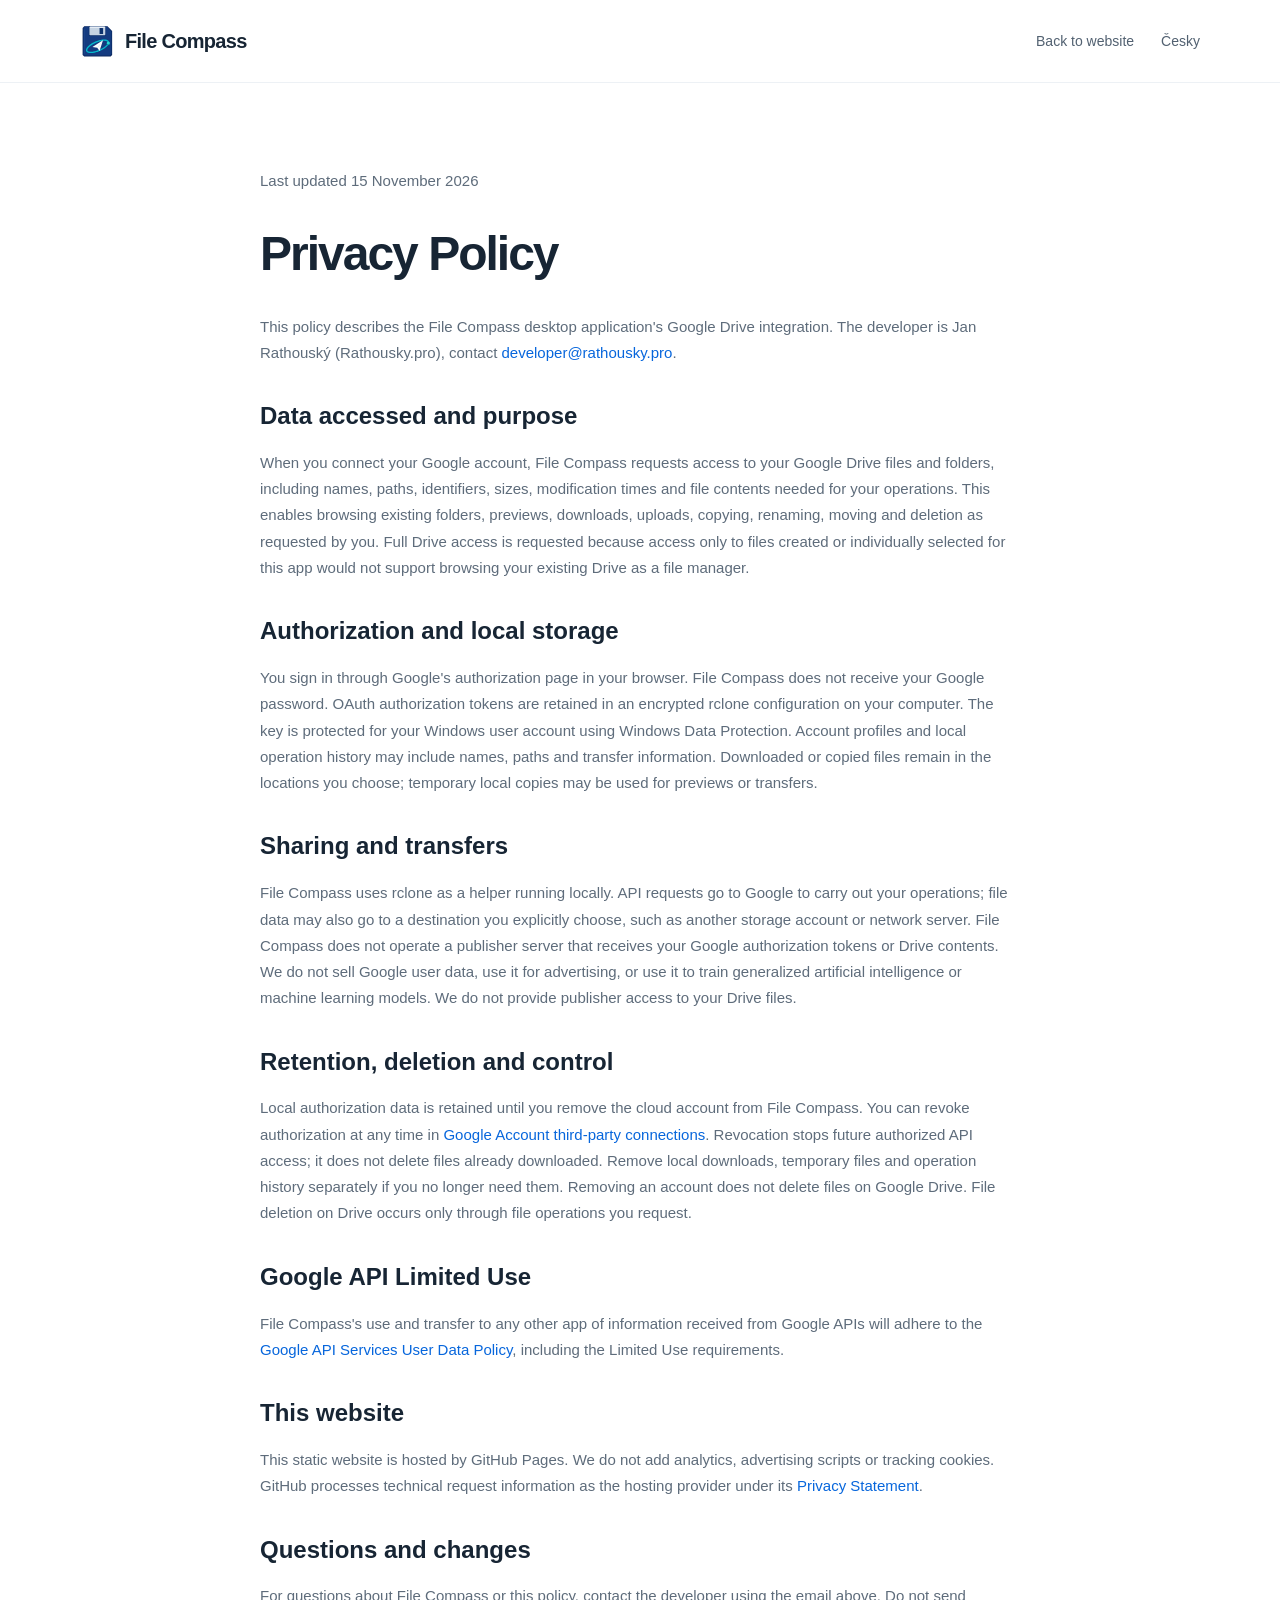
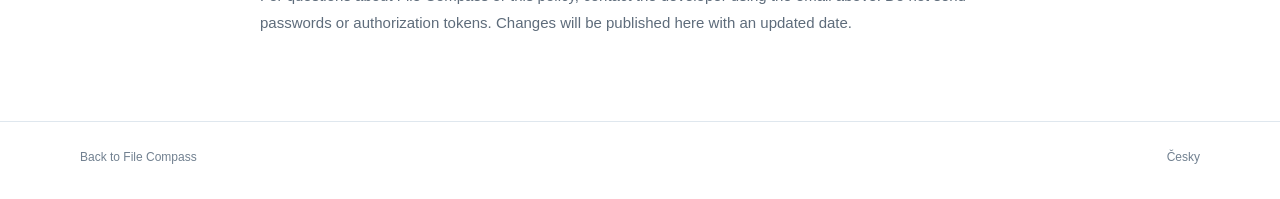
<file: privacy.html>
<!doctype html><html lang="en"><head><meta charset="utf-8"><meta name="viewport" content="width=device-width,initial-scale=1"><title>File Compass — Privacy Policy</title><link rel="icon" href="assets/floppy-orbit.svg" type="image/svg+xml"><link rel="stylesheet" href="style.css"></head><body><header class="header"><nav class="nav wrap" aria-label="Main navigation"><a class="brand" href="index.html"><img src="assets/floppy-orbit.svg" width="35" height="35" alt="">File Compass</a><div class="navlinks"><a href="index.html">Back to website</a><a href="privacy-cs.html" lang="cs">Česky</a></div></nav></header><main class="wrap legal"><p class="label">Last updated 15 November 2026</p><h1>Privacy Policy</h1><p>This policy describes the File Compass desktop application's Google Drive integration. The developer is Jan Rathouský (Rathousky.pro), contact <a href="mailto:developer@rathousky.pro">developer@rathousky.pro</a>.</p><h2>Data accessed and purpose</h2><p>When you connect your Google account, File Compass requests access to your Google Drive files and folders, including names, paths, identifiers, sizes, modification times and file contents needed for your operations. This enables browsing existing folders, previews, downloads, uploads, copying, renaming, moving and deletion as requested by you. Full Drive access is requested because access only to files created or individually selected for this app would not support browsing your existing Drive as a file manager.</p><h2>Authorization and local storage</h2><p>You sign in through Google's authorization page in your browser. File Compass does not receive your Google password. OAuth authorization tokens are retained in an encrypted rclone configuration on your computer. The key is protected for your Windows user account using Windows Data Protection. Account profiles and local operation history may include names, paths and transfer information. Downloaded or copied files remain in the locations you choose; temporary local copies may be used for previews or transfers.</p><h2>Sharing and transfers</h2><p>File Compass uses rclone as a helper running locally. API requests go to Google to carry out your operations; file data may also go to a destination you explicitly choose, such as another storage account or network server. File Compass does not operate a publisher server that receives your Google authorization tokens or Drive contents. We do not sell Google user data, use it for advertising, or use it to train generalized artificial intelligence or machine learning models. We do not provide publisher access to your Drive files.</p><h2>Retention, deletion and control</h2><p>Local authorization data is retained until you remove the cloud account from File Compass. You can revoke authorization at any time in <a href="https://myaccount.google.com/connections">Google Account third-party connections</a>. Revocation stops future authorized API access; it does not delete files already downloaded. Remove local downloads, temporary files and operation history separately if you no longer need them. Removing an account does not delete files on Google Drive. File deletion on Drive occurs only through file operations you request.</p><h2>Google API Limited Use</h2><p>File Compass's use and transfer to any other app of information received from Google APIs will adhere to the <a href="https://developers.google.com/terms/api-services-user-data-policy">Google API Services User Data Policy</a>, including the Limited Use requirements.</p><h2>This website</h2><p>This static website is hosted by GitHub Pages. We do not add analytics, advertising scripts or tracking cookies. GitHub processes technical request information as the hosting provider under its <a href="https://docs.github.com/en/site-policy/privacy-policies/github-general-privacy-statement">Privacy Statement</a>.</p><h2>Questions and changes</h2><p>For questions about File Compass or this policy, contact the developer using the email above. Do not send passwords or authorization tokens. Changes will be published here with an updated date.</p></main><footer class="footer"><div class="wrap"><a href="index.html">Back to File Compass</a><a href="privacy-cs.html" lang="cs">Česky</a></div></footer></body></html>
</file>
<file: style.css>
@charset "UTF-8";
:root{--ink:#172534;--muted:#5e6c7b;--blue:#0766dc;--line:#dfe7ee;--soft:#f5f8fb;--cyan:#079cae;color-scheme:light;font-family:Inter,"Segoe UI",Arial,sans-serif;color:var(--ink);background:#fff;font-synthesis:none}*{box-sizing:border-box}html{scroll-behavior:smooth;scroll-padding-top:100px}body{margin:0}a{color:inherit;text-decoration:none}button{font:inherit}img{max-width:100%;display:block}p{line-height:1.75;color:var(--muted)}.wrap{width:min(1120px,calc(100% - 64px));margin:auto}.skip{position:fixed;top:-80px;left:20px;background:white;padding:15px;z-index:100}.skip:focus{top:10px}:focus-visible{outline:3px solid #087ecc;outline-offset:5px}.header{position:sticky;top:0;z-index:20;background:#ffffffed;border-bottom:1px solid #edf1f5;backdrop-filter:blur(16px)}.nav{height:82px;display:flex;align-items:center;gap:34px}.brand{display:flex;align-items:center;gap:10px;font-weight:750;font-size:20px;letter-spacing:-.7px;white-space:nowrap}.brand img{width:35px;height:35px}.navlinks{display:flex;gap:27px;margin-left:auto;font-size:14px;color:#526171}.navlinks a:hover,.footer a:hover{color:var(--blue)}.language{font-size:13px;border-left:1px solid var(--line);padding-left:24px;white-space:nowrap}.language a{padding:7px}.language [aria-current]{font-weight:750;color:var(--blue)}.button{display:inline-flex;align-items:center;justify-content:center;gap:10px;border-radius:9px;padding:15px 23px;font-size:14px;font-weight:650;min-height:48px;border:1px solid #cbd9e7;background:white;transition:transform .18s,box-shadow .18s}.button:hover{transform:translateY(-2px)}.primary{background:var(--blue);color:white;border-color:var(--blue);box-shadow:0 6px 18px #0766dc20}.small{padding:10px 18px;min-height:40px}.hero{position:relative;text-align:center;padding:82px 0 0;background:radial-gradient(ellipse at 72% 22%,#e2f6f8a0,transparent 43%),radial-gradient(ellipse at 26% 26%,#e9f1ff,transparent 51%)}.eyebrow{font-size:11px;font-weight:750;letter-spacing:2.1px;color:var(--blue);text-transform:uppercase;display:flex;align-items:center;gap:10px}.hero .eyebrow{justify-content:center}.dot{width:6px;height:6px;border-radius:50%;background:#0ba6a8}.hero h1{font-size:clamp(46px,5.8vw,76px);line-height:1.08;letter-spacing:-3.9px;font-weight:720;margin:25px 0}.gradient{background:linear-gradient(100deg,#0870de,#069da9);background-clip:text;color:transparent}.lead{font-size:18px;max-width:660px;margin:26px auto}.actions{display:flex;gap:12px;justify-content:center;margin:30px 0 17px}.fine{font-size:12px;color:#74818e}.app-stage{position:relative;margin:58px auto 0;padding:0 42px 25px}.app-window{background:#fff;text-align:left;border:1px solid #cfdae5;border-radius:13px;overflow:hidden;box-shadow:0 32px 80px #254b7520,0 3px 9px #254b7510}.window-title{display:flex;align-items:center;padding:13px 18px;background:#f9fbfd;border-bottom:1px solid var(--line);font-size:12px;font-weight:600;gap:8px}.window-title img{width:19px;height:19px}.window-controls{margin-left:auto;color:#8c99a6;letter-spacing:16px}.toolbar{padding:12px 18px;display:flex;gap:23px;font-size:11px;color:#637283;border-bottom:1px solid var(--line)}.panes{display:grid;grid-template-columns:1fr 1fr;gap:1px;background:var(--line)}.pane{background:white;padding:17px 18px 23px}.crumb{font-size:11px;color:#3378b6;background:#f0f6fc;border:1px solid #e2edf6;border-radius:5px;padding:10px;margin-bottom:12px}.file-row{display:grid;grid-template-columns:1fr 65px 85px;align-items:center;gap:10px;font-size:11px;padding:9px;color:#546576}.file-row span:first-child{display:flex;gap:9px;align-items:center;color:#293c50}.file-row.selected{background:#eaf3ff;border-radius:4px}.folder{width:15px;height:11px;border-radius:2px;background:#edbf5d;display:inline-block;position:relative}.folder:before{content:"";position:absolute;top:-3px;left:0;width:7px;height:4px;background:#edbf5d;border-radius:2px}.file-icon{width:12px;height:15px;border:1px solid #7ba3c6;border-radius:2px;display:inline-block}.table-head{font-size:9px;color:#8a96a2;text-transform:uppercase;letter-spacing:1px}.statusbar{padding:9px 18px;border-top:1px solid var(--line);font-size:10px;color:#7b8997;display:flex;justify-content:space-between}.caption{font-size:11px;margin:17px 0 0;color:#7c8996}.trustline{display:flex;justify-content:center;gap:52px;padding:30px 0 44px;color:#667586;font-size:12px;border-bottom:1px solid var(--line)}.trustline span:before{content:'✓';color:var(--cyan);margin-right:9px}.section{padding:100px 0}.section h2{font-size:clamp(32px,3.4vw,44px);letter-spacing:-1.8px;line-height:1.15;font-weight:650;margin:18px 0}.section-intro{max-width:580px;font-size:16px}.section-head{display:flex;justify-content:space-between;align-items:flex-end;gap:40px;margin-bottom:48px}.section-head p{max-width:360px;margin:0;font-size:15px}.feature-grid{display:grid;grid-template-columns:repeat(3,1fr);gap:0 40px}.feature{padding:30px 0;border-top:1px solid var(--line)}.feature-icon{width:38px;height:38px;background:#eef6ff;color:var(--blue);display:grid;place-items:center;border-radius:10px;margin-bottom:22px}.feature-icon svg{width:21px;height:21px;fill:none;stroke:currentColor;stroke-width:1.6;stroke-linecap:round;stroke-linejoin:round}.feature h3{font-size:18px;letter-spacing:-.4px;margin:0 0 10px}.feature p{font-size:14px;margin:0}.storage{background:#f5f8fb;border-top:1px solid #edf2f6;border-bottom:1px solid #edf2f6}.split{display:grid;grid-template-columns:1fr 1fr;gap:85px;align-items:center}.storage-diagram{position:relative;min-height:310px;display:grid;place-items:center}.hub{width:96px;height:96px;border-radius:25px;display:grid;place-items:center;background:white;box-shadow:0 12px 30px #344a6810;border:1px solid var(--line);z-index:2}.hub img{width:60px}.orbit{position:absolute;border:1px solid #dbe6ee;border-radius:50%;width:290px;height:230px}.endpoint{position:absolute;padding:12px 17px;border:1px solid var(--line);background:white;border-radius:9px;font-size:12px;color:#566a7e;box-shadow:0 4px 10px #344a6805}.ep1{top:3%;left:4%}.ep2{top:3%;right:0}.ep3{top:45%;left:-1%}.ep4{top:45%;right:-3%}.ep5{bottom:2%;left:2%}.ep6{bottom:2%;right:0}.protocols{font-size:11px;letter-spacing:.5px;color:#477591;margin-top:23px}.text-link{color:var(--blue);font-size:13px;border-bottom:1px solid #c5def8;padding-bottom:4px}.showcase{display:grid;grid-template-columns:1.4fr 1fr;gap:60px;align-items:center}.screenshot-link{border:1px solid #cdd9e4;border-radius:9px;overflow:hidden;display:block;box-shadow:0 15px 40px #28486b12;transition:transform .2s}.screenshot-link:hover{transform:translateY(-3px)}.checklist{padding:0;list-style:none;margin:23px 0}.checklist li{padding:9px 0;font-size:14px;display:flex;gap:12px}.checklist li:before{content:'✓';color:var(--cyan)}.download{background:#102c48;color:white;border-radius:22px;padding:54px}.download h2{margin-top:14px}.download .eyebrow{color:#83c7ff}.download p{color:#b5c6d7}.download-top{display:flex;align-items:center;justify-content:space-between;gap:40px}.release-badge{border:1px solid #41607c;border-radius:30px;font-size:12px;padding:9px 15px;white-space:nowrap;color:#d7eafa}.download-options{display:grid;grid-template-columns:1fr 1fr;gap:24px;margin-top:28px}.download-option{padding:27px;background:#ffffff07;border:1px solid #ffffff20;border-radius:12px}.download-option h3{font-size:20px;margin:0}.download-option p{font-size:14px;min-height:49px}.download-option .button{width:100%;box-shadow:none}.button:disabled{background:#ffffff0c;color:#a5b7c8;border:1px solid #ffffff22;cursor:not-allowed;transform:none}.availability{display:block;margin-top:12px;color:#9bb2c9;font-size:11px;text-align:center}.author{display:grid;grid-template-columns:.8fr 1.2fr;gap:80px;align-items:center;padding:80px 0 95px}.author-mark{background:var(--soft);border:1px solid #e7eef4;border-radius:16px;padding:44px;display:grid;place-items:center;min-height:220px}.author-mark img{max-width:250px;max-height:150px;object-fit:contain}.author h2{font-size:32px;letter-spacing:-1px;margin:12px 0}.author p{font-size:15px}.footer{border-top:1px solid var(--line);padding:28px 0 35px;font-size:12px;color:#718090}.footer .wrap{display:flex;justify-content:space-between;gap:25px}.footer-links{display:flex;gap:23px}.privacy-note{font-size:12px;max-width:630px;margin-top:25px}.legal{max-width:760px;padding:70px 0}.legal h1{font-size:48px;letter-spacing:-2px}.legal h2{margin-top:36px}.legal p{font-size:15px}.legal a{color:var(--blue)}
@media(min-width:1500px){.hero{padding-top:100px}}@media(max-width:900px){.nav{gap:20px}.navlinks{gap:17px}.nav>.button{display:none}.hero h1{letter-spacing:-2.7px}.app-stage{padding:0 0 25px}.split{gap:35px}.showcase{gap:35px}.feature-grid{gap:0 25px}.storage-diagram{transform:scale(.9)}.author{gap:40px}.trustline{gap:25px}.download{padding:38px}.section{padding:75px 0}}@media(max-width:640px){.wrap{width:calc(100% - 36px)}.nav{height:auto;min-height:76px;flex-wrap:wrap;gap:12px;padding:16px 0}.brand{font-size:18px}.brand img{width:29px;height:29px}.language{margin-left:auto;padding-left:10px;border:0}.navlinks{order:3;width:100%;justify-content:space-between;font-size:12px}.hero{padding-top:49px}.hero h1{font-size:45px;letter-spacing:-2px}.lead{font-size:16px}.eyebrow{font-size:10px;letter-spacing:1.4px}.actions{gap:9px}.actions .button{padding:13px 16px;font-size:12px}.app-stage{margin-top:40px}.toolbar{gap:14px;font-size:9px;padding:10px}.pane{padding:9px 7px}.file-row{grid-template-columns:1fr 40px;gap:5px;padding:8px 3px;font-size:9px}.file-row span:last-child{display:none}.crumb{font-size:9px;padding:7px}.folder{width:11px;height:9px}.file-row span:first-child{gap:5px}.statusbar{padding:8px;font-size:8px}.trustline{gap:12px;flex-wrap:wrap;padding:22px 0 30px;font-size:10px}.section{padding:58px 0}.section-head{display:block;margin-bottom:24px}.section-head p{max-width:none}.feature-grid{grid-template-columns:1fr 1fr;gap:0 20px}.feature{padding:24px 0}.feature h3{font-size:16px}.feature p{font-size:13px}.split,.showcase,.author{grid-template-columns:1fr;gap:32px}.storage-diagram{max-width:380px;width:100%;margin:auto;transform:none}.showcase .screenshot-block{order:2}.download{padding:28px 23px;border-radius:16px}.download-top{display:block}.release-badge{display:inline-block;margin:8px 0}.download-options{grid-template-columns:1fr;gap:16px}.download-option{padding:22px}.author{padding:58px 0}.author-mark{min-height:150px;padding:25px}.author-mark img{max-height:100px}.footer .wrap{flex-direction:column}.footer-links{flex-wrap:wrap;gap:18px}.section h2{font-size:34px}.legal h1{font-size:38px}}@media(prefers-reduced-motion:reduce){html{scroll-behavior:auto}*{transition:none!important}}
.download h2{font-size:clamp(28px,3.4vw,40px);line-height:1.15;letter-spacing:-1.3px;font-weight:650}
@media(max-width:640px){.file-row.table-head{font-size:7px;letter-spacing:.4px}.actions .button{font-size:11px;padding-left:12px;padding-right:12px}}

.download-count{margin:18px 0 0;color:var(--muted,#64748b);font-size:12px}.download-count [data-download-total]{font-weight:600;font-variant-numeric:tabular-nums}.download-count-formats{opacity:.75}
.download-option .beta-access{min-height:0;margin:16px 0 0;padding:12px;border:1px solid #86c5ff66;border-radius:8px;background:#ffffff0a;color:#e4f2ff;font-size:13px;line-height:1.55}.release-links{display:flex;flex-wrap:wrap;gap:10px 18px;margin-top:16px;font-size:12px}.release-links a{color:#a6d8ff;text-decoration:underline;text-underline-offset:3px}.release-links a:focus-visible{outline:2px solid #a6d8ff;outline-offset:4px}
</file>
<file: gallery.css>
.screenshot-link{position:relative}.screenshot-link img{width:100%;height:auto}.zoom-hint{position:absolute;bottom:12px;right:12px;display:grid;place-items:center;width:32px;height:32px;border-radius:50%;background:#fff;color:#0766dc;box-shadow:0 2px 10px #102c4825;font-size:20px}.real-app-stage{padding:0 10px 25px}.real-app-stage .screenshot-link{box-shadow:0 22px 60px #254b7520}.screenshot-grid{display:grid;grid-template-columns:repeat(2,minmax(0,1fr));gap:40px 28px}.gallery-card{margin:0;min-width:0}.gallery-card .screenshot-link{height:360px;display:flex;align-items:center;justify-content:center;background:#f4f7fb;padding:15px;box-shadow:none}.gallery-card img{max-height:100%;width:100%;object-fit:contain}.gallery-card figcaption{padding:20px 4px 0}.gallery-card h3{margin:0;font-size:20px;letter-spacing:-.5px}.gallery-card p{margin:9px 0 0;font-size:14px}.gallery-note{font-size:12px;margin:32px 0 0;color:#657487}.image-dialog{border:1px solid #dfe7ee;border-radius:14px;padding:16px;max-width:calc(100vw - 32px);max-height:calc(100dvh - 32px);background:#f5f8fb;color:#172534}.image-dialog::backdrop{background:#07172bd9}.image-dialog form{display:flex;justify-content:flex-end;margin-bottom:12px}.image-dialog img{max-width:100%;max-height:calc(100dvh - 170px);width:auto;height:auto;margin:auto;object-fit:contain}.image-dialog p{text-align:center;margin:10px 0 0;font-size:13px}.image-dialog .button{min-height:36px;padding:8px 16px}.image-dialog:focus-visible{outline:3px solid #0766dc}@media(max-width:700px){.screenshot-grid{grid-template-columns:1fr;gap:30px}.gallery-card .screenshot-link{height:auto;min-height:180px;padding:10px}.gallery-card img{max-height:380px}.real-app-stage{padding:0 0 20px}.navlinks{gap:12px}.gallery-card h3{font-size:18px}}

.gallery-filters{display:flex;flex-wrap:wrap;gap:8px;margin:26px 0 12px}.gallery-filters[hidden],.gallery-card[hidden]{display:none}.gallery-filters button{border:1px solid #bbcede;border-radius:8px;background:#fff;color:#20405e;padding:9px 13px;font:inherit;font-size:14px;cursor:pointer}.gallery-filters button[aria-pressed=true]{background:#087bbb;border-color:#087bbb;color:#fff}.gallery-filters button:focus-visible{outline:3px solid #245c9e;outline-offset:3px}.gallery-result{font-size:13px;color:#657487;margin:0 0 24px}
</file>
